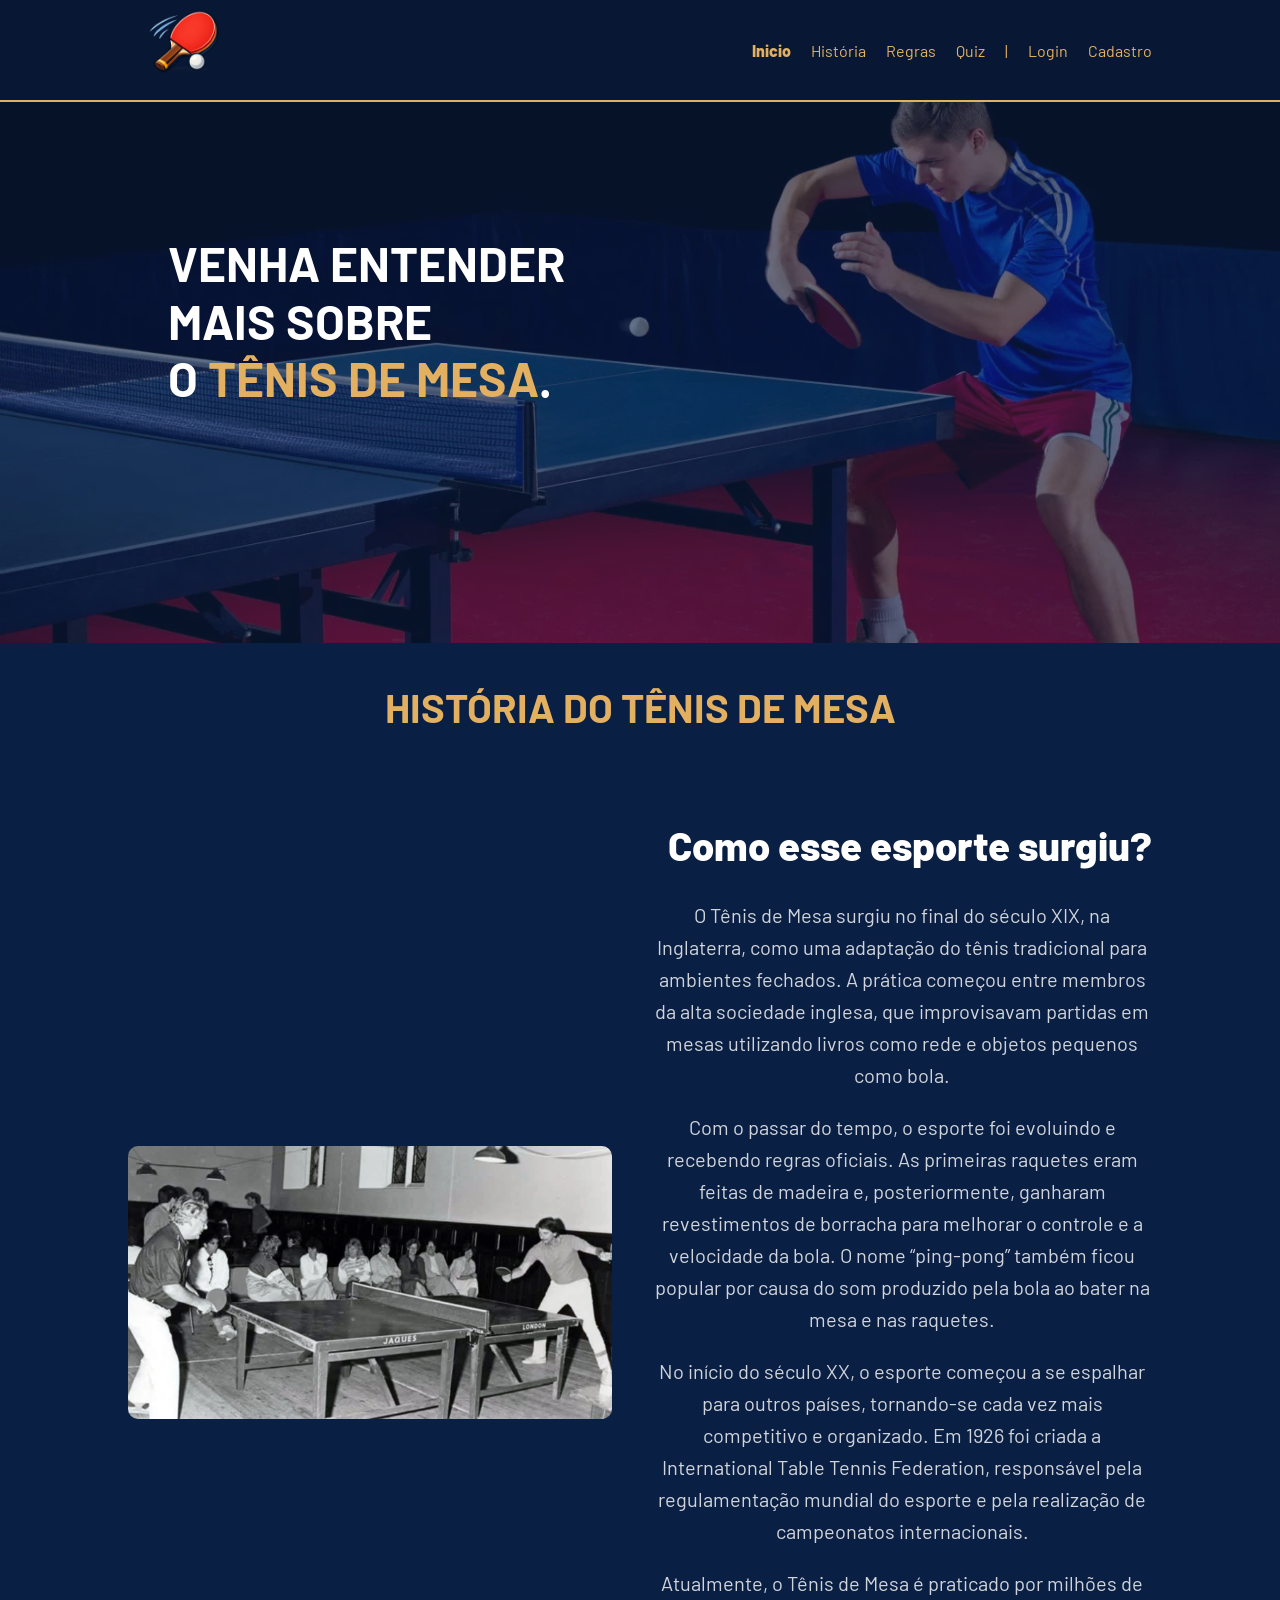
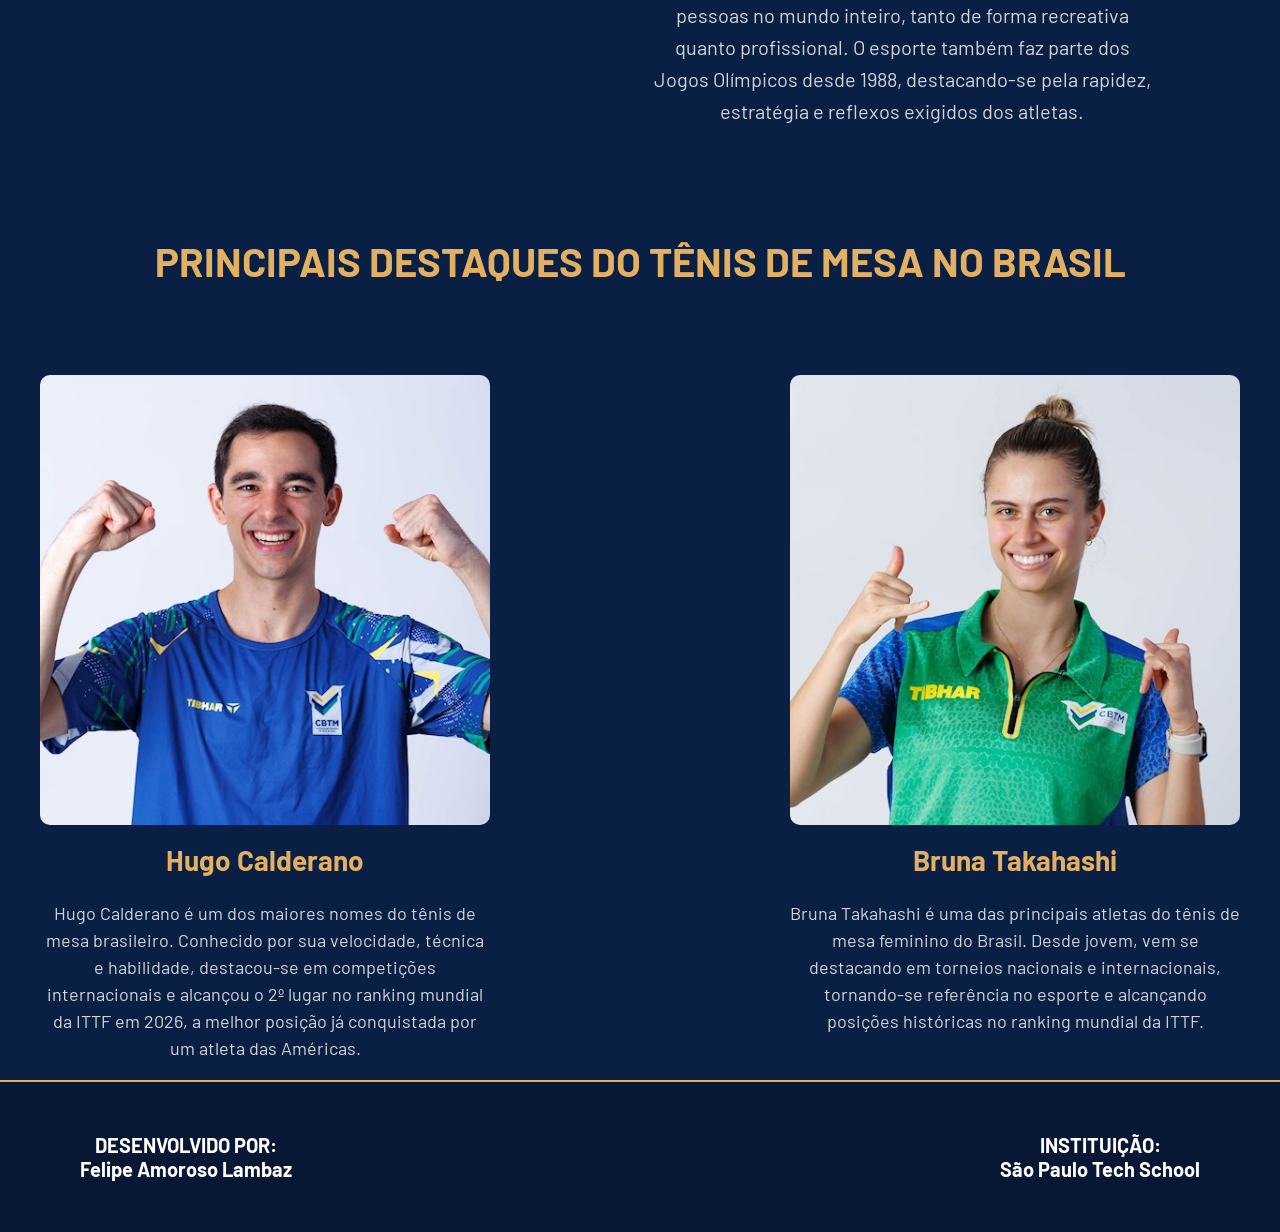
<file: public/index.html>
<!DOCTYPE html>
<html lang="pt-br">

<head>
  <meta charset="UTF-8">
  <meta http-equiv="X-UA-Compatible" content="IE=edge">
  <meta name="viewport" content="width=device-width, initial-scale=1.0">

  <title>Top Spin Hub</title>

  <script src="./js/sessao.js"></script>

  <link rel="stylesheet" href="./css/estilo.css">

</head>

<body>

  <div class="header">

    <div class="container">

      <div class="boxes">

        <div class="box">

          <a href="#">
            <img src="./assets/imgs/logo.png" alt="Logo Top Spin Hub">
          </a>

        </div>

      </div>

      <div class="container_bt">

        <ul class="navbar">

          <li class="agora">
            <a href="#">Inicio</a>
          </li>

          <li>
            <a href="#historia">História</a>
          </li>

          <li>
            <a href="regras.html">Regras</a>
          </li>

          <li>
            <a href="quiz.html">Quiz</a>
          </li>

          <li>|</li>

          <li>
            <a href="login.html">Login</a>
          </li>

          <li>
            <a href="cadastro.html">Cadastro</a>
          </li>

        </ul>

      </div>

    </div>

  </div>

  <div class="banner">

    <div class="container">

      <p>
        VENHA ENTENDER MAIS SOBRE <br>
        O <span>TÊNIS DE MESA</span>.
      </p>

    </div>

  </div>


  <div class="titulo_historia">

    <p>HISTÓRIA DO TÊNIS DE MESA</p>

  </div>

  <div class="toda_historia" id="historia">

    <div class="foto_historia">

      <img src="./assets/imgs/historia-do-tenis-de-mesa.jpg" alt="História do tênis de mesa">

    </div>

    <div class="textos">

      <div class="surgiu">
        Como esse esporte surgiu?
      </div>

      <div class="historia">

        <p>
          O Tênis de Mesa surgiu no final do século XIX, na Inglaterra, como uma adaptação do tênis tradicional para
          ambientes fechados. A prática começou entre membros da alta sociedade inglesa, que improvisavam partidas em
          mesas utilizando livros como rede e objetos pequenos como bola.
        </p>

        <p>
          Com o passar do tempo, o esporte foi evoluindo e recebendo regras oficiais. As primeiras raquetes eram feitas
          de madeira e, posteriormente, ganharam revestimentos de borracha para melhorar o controle e a velocidade da
          bola. O nome “ping-pong” também ficou popular por causa do som produzido pela bola ao bater na mesa e nas
          raquetes.
        </p>

        <p>
          No início do século XX, o esporte começou a se espalhar para outros países, tornando-se cada vez mais
          competitivo e organizado. Em 1926 foi criada a International Table Tennis Federation, responsável pela
          regulamentação mundial do esporte e pela realização de campeonatos internacionais.
        </p>

        <p>
          Atualmente, o Tênis de Mesa é praticado por milhões de pessoas no mundo inteiro, tanto de forma recreativa
          quanto profissional. O esporte também faz parte dos Jogos Olímpicos desde 1988, destacando-se pela rapidez,
          estratégia e reflexos exigidos dos atletas.
        </p>

      </div>

    </div>

  </div>

  <div class="titulo_destaques">

    <p>PRINCIPAIS DESTAQUES DO TÊNIS DE MESA NO BRASIL</p>

  </div>

  <div class="destaques_container">

    <div class="card_atleta">

      <div class="imagem_atletas">

        <img src="./assets/imgs/fotoHugoCalderano.jpg" alt="Hugo Calderano">

      </div>

      <div class="texto_atletas">

        <h2>Hugo Calderano</h2>

        <p>
          Hugo Calderano é um dos maiores nomes do tênis de mesa brasileiro. Conhecido por sua velocidade, técnica e
          habilidade, destacou-se em competições internacionais e alcançou o 2º lugar no ranking mundial da ITTF em
          2026, a melhor posição já conquistada por um atleta das Américas.
        </p>

      </div>

    </div>

    <div class="card_atleta">

      <div class="imagem_atletas">

        <img src="./assets/imgs/fotoBrunaTakahashi.jpg" alt="Bruna Takahashi">

      </div>

      <div class="texto_atletas">

        <h2>Bruna Takahashi</h2>

        <p>
          Bruna Takahashi é uma das principais atletas do tênis de mesa feminino do Brasil. Desde jovem, vem se
          destacando em torneios nacionais e internacionais, tornando-se referência no esporte e alcançando posições
          históricas no ranking mundial da ITTF.
        </p>

      </div>

    </div>

  </div>

  <footer class="footer">

    <div class="footer-container">

      DESENVOLVIDO POR: <br>
      Felipe Amoroso Lambaz

    </div>

    <div class="footer-container">

      INSTITUIÇÃO: <br>
      São Paulo Tech School

    </div>

  </footer>

</body>

</html>
</file>
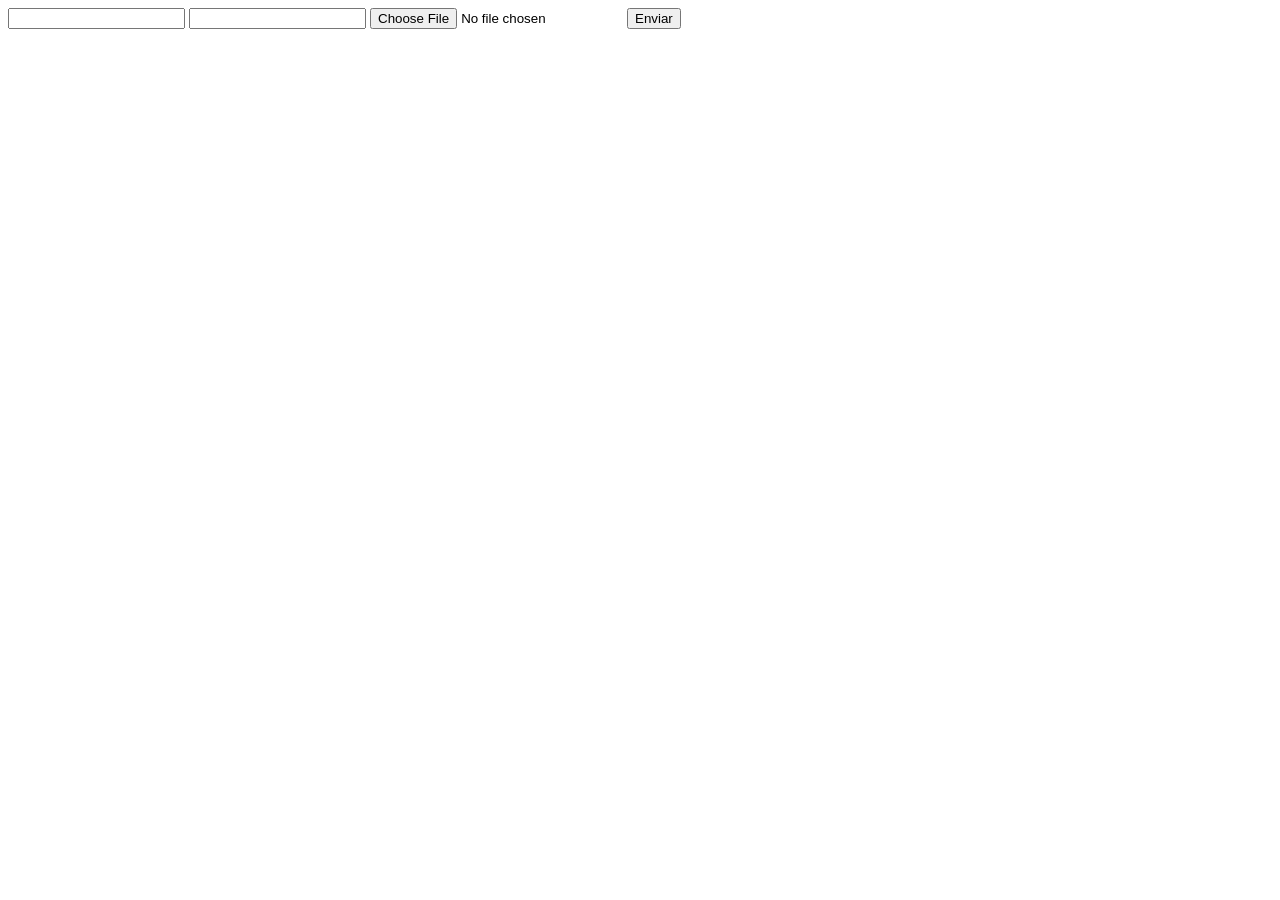
<file: DOCUMENTOS_DE_APOIO/exemplo_de_upload_de_arquivo/public/index.html>
<!DOCTYPE html>
<html lang="en">

<head>
  <meta charset="UTF-8">
  <meta http-equiv="X-UA-Compatible" content="IE=edge">
  <meta name="viewport" content="width=device-width, initial-scale=1.0">
  <title>Upload</title>
</head>

<body>

  <div>
    <input name="nome" id="nome" type="text" />
    <input name="email" id="email" type="url" />
    <input name="foto" id="foto" type="file" />
    <button onclick="enviar()">Enviar</button>
  </div>

  <div id="container"></div>
</body>

</html>

<script>
  function enviar() {
    const formData = new FormData();
    formData.append('foto', foto.files[0])
    formData.append('nome', nome.value)
    formData.append('email', email.value)

    fetch("/usuarios/cadastro", {
      method: "POST",
      body: formData
    })
      .then(res => {
        window.location = "./perfil.html"
      })
      .catch(err => {
        console.log(err);
      })
  }
</script>
</file>
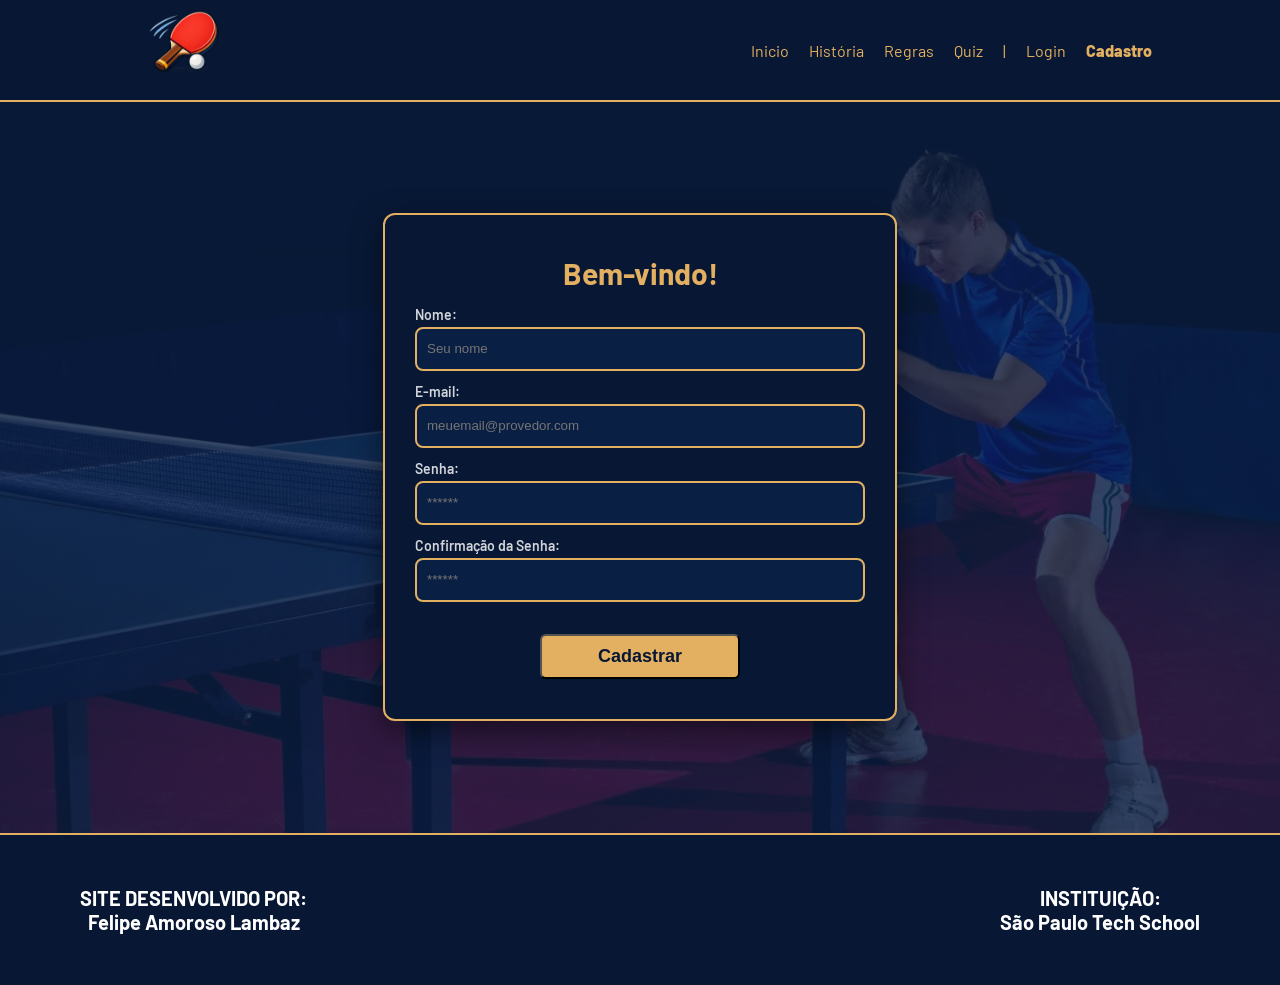
<file: public/cadastro.html>
<!DOCTYPE html>
<html lang="pt-br">

<head>
  <meta charset="UTF-8" />
  <meta http-equiv="X-UA-Compatible" content="IE=edge" />
  <meta name="viewport" content="width=device-width, initial-scale=1.0" />

  <title>Top Spin Hub | Cadastro</title>

  <script src="./js/sessao.js"></script>

  <link rel="stylesheet" href="./css/estilo.css" />
</head>

<body>

  <div class="header">
    <div class="container">

      <div class="boxes">
        <div class="box">
          <a href="index.html">
            <img src="./assets/imgs/logo.png">
          </a>
        </div>
      </div>

      <div class="container_bt">
        <ul class="navbar">

          <li>
            <a href="index.html">Inicio</a>
          </li>

          <li>
            <a href="index.html#historia">História</a>
          </li>

          <li>
            <a href="regras.html">Regras</a>
          </li>

          <li>
            <a href="quiz.html">Quiz</a>
          </li>

          <li>|</li>

          <li>
            <a href="login.html">Login</a>
          </li>

          <li class="agora">
            <a href="cadastro.html">Cadastro</a>
          </li>

        </ul>
      </div>

    </div>
  </div>

  <div class="login">

    <div class="alerta_erro">
      <div class="card_erro" id="cardErro">
        <span id="mensagem_erro"></span>
      </div>
    </div>

    <div class="container">

      <div class="card card-cadastro">

        <h2>Bem-vindo!</h2>

        <div class="formulario">

          <div class="campo">
            <span>Nome:</span>
            <input id="nome_input" type="text" placeholder="Seu nome" />
          </div>

          <div class="campo">
            <span>E-mail:</span>
            <input id="email_input" type="text" placeholder="meuemail@provedor.com" />
          </div>

          <div class="campo">
            <span>Senha:</span>
            <input id="senha_input" type="password" placeholder="******" />
          </div>

          <div class="campo">
            <span>Confirmação da Senha:</span>
            <input id="confirmacao_senha_input" type="password" placeholder="******" />
          </div>

          <button class="botao" onclick="cadastrar()">
            Cadastrar
          </button>

        </div>

        <div id="div_aguardar" class="loading-div">
          <img src="./assets/circle-loading.gif" id="loading-gif" />
        </div>

        <div id="div_erros_login"></div>

      </div>

    </div>

  </div>



  <footer class="footer">

    <div class="footer-container">
      SITE DESENVOLVIDO POR: <br>
      Felipe Amoroso Lambaz
    </div>

    <div class="footer-container">
      INSTITUIÇÃO: <br>
      São Paulo Tech School
    </div>

  </footer>

</body>

</html>

<script>

  function cadastrar() {

    // aguardar();

    // pegando os valores digitados nos inputs
    var nomeVar = nome_input.value;
    var emailVar = email_input.value;
    var senhaVar = senha_input.value;
    var confirmacaoSenhaVar = confirmacao_senha_input.value;

    // vetor com os valores
    var vt_campos = [nomeVar, emailVar, senhaVar, confirmacaoSenhaVar];

    // se algum campo estiver vazio
    for (var i = 0; i < vt_campos.length; i++) {

      if (vt_campos[i] == "") {

        cardErro.style.display = "block";
        mensagem_erro.innerHTML = "Preencha todos os campos!";
        return false;
      }
    }

    // validação de email
    if (!emailVar.includes("@") || !emailVar.includes(".")) {

      cardErro.style.display = "block";
      mensagem_erro.innerHTML = "E-mail inválido!";
      return false;
    }

    // validação de senha
    if (senhaVar != confirmacaoSenhaVar) {

      cardErro.style.display = "block";
      mensagem_erro.innerHTML = "As senhas não coincidem!";
      return false;
    }

    // sumir mensagem de erro
    // executa apenas uma vez após 5 segundos
    setTimeout(sumirMensagem, 5000);

    // envio de dados para o servidor
    fetch("/usuarios/cadastrar", {

      method: "POST",

      headers: {
        "Content-Type": "application/json",
      },

      body: JSON.stringify({

        // crie um atributo que recebe o valor recuperado aqui
        // Agora vá para o arquivo routes/usuario.js

        nomeServer: nomeVar,
        emailServer: emailVar,
        senhaServer: senhaVar

      }),

    })

      .then(function (resposta) {

        console.log("resposta: ", resposta);

        if (resposta.ok) {

          // mostra mensagem de sucesso
          cardErro.style.display = "block";
          mensagem_erro.innerHTML =
            "Cadastro realizado com sucesso! Redirecionando para tela de Login...";

          // limpa os campos do formulário
          nome_input.value = "";
          email_input.value = "";
          senha_input.value = "";
          confirmacao_senha_input.value = "";

          // redireciona para login
          setTimeout(() => {
            window.location = "login.html";
          }, 2000);

        } else {

          throw "Houve um erro ao tentar realizar o cadastro!";
        }

      })

      .catch(function (erro) {

        console.log(`#ERRO: ${erro}`);
      });

    return false;

    function sumirMensagem() {

      cardErro.style.display = "none";
    }
  }

</script>
</file>
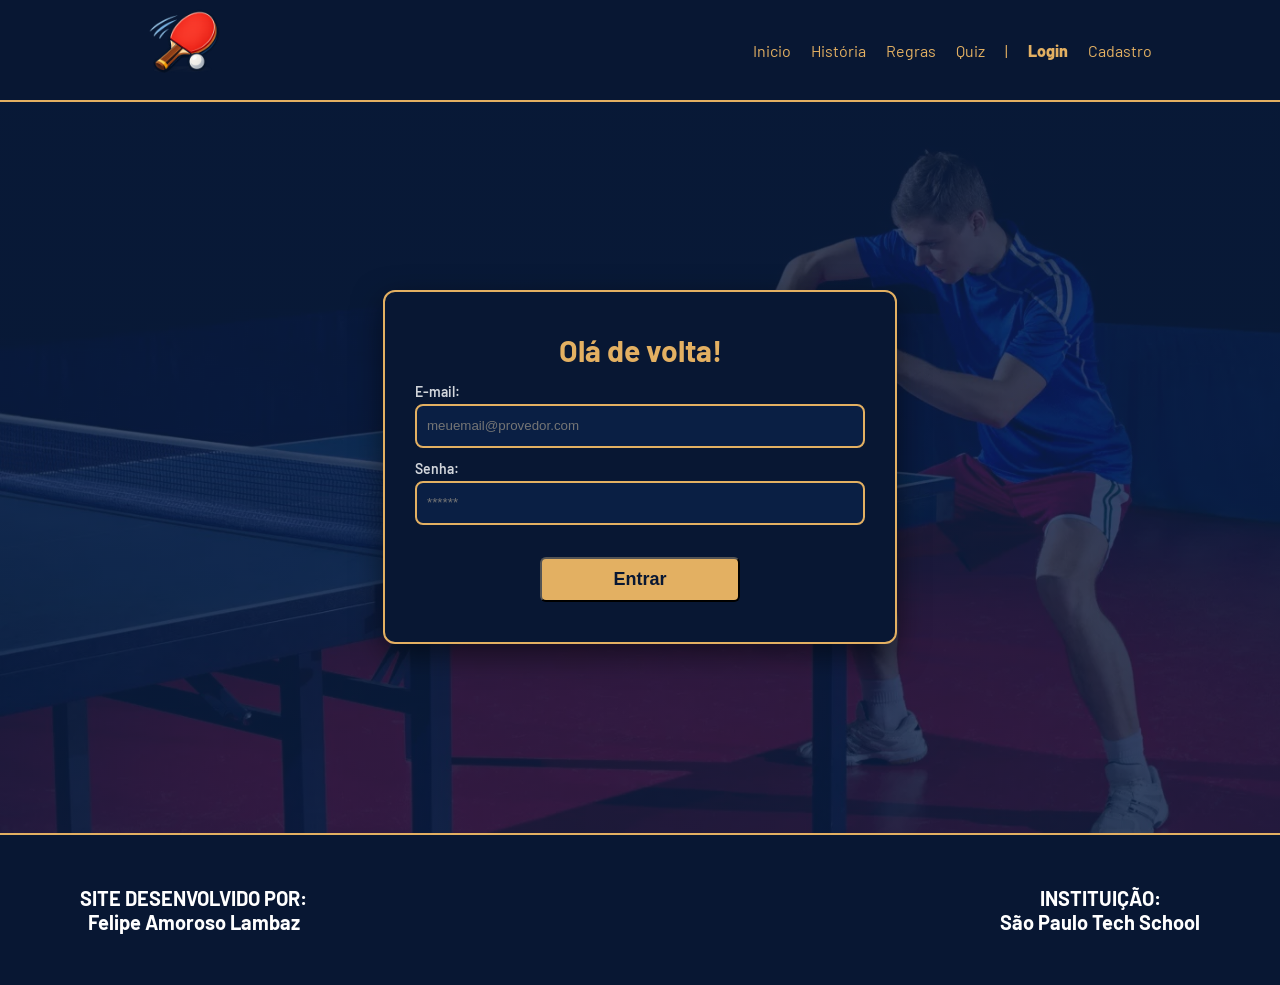
<file: public/login.html>
<!DOCTYPE html>
<html lang="pt-br">

<head>

  <meta charset="UTF-8">
  <meta http-equiv="X-UA-Compatible" content="IE=edge">
  <meta name="viewport" content="width=device-width, initial-scale=1.0">

  <title>Top Spin Hub | Login</title>

  <script src="./js/sessao.js"></script>

  <link rel="stylesheet" href="./css/estilo.css">

</head>

<body>

  <div class="header">

    <div class="container">

      <div class="boxes">
        <div class="box">
          <a href="index.html">
            <img src="./assets/imgs/logo.png">
          </a>
        </div>
      </div>

      <div class="container_bt">

        <ul class="navbar">

          <li><a href="index.html">Inicio</a></li>
          <li><a href="index.html#historia">História</a></li>
          <li><a href="regras.html">Regras</a></li>
          <li><a href="quiz.html">Quiz</a></li>

          <li>|</li>

          <li class="agora"><a href="login.html">Login</a></li>
          <li><a href="cadastro.html">Cadastro</a></li>

        </ul>

      </div>

    </div>

  </div>

  <div class="login">

    <div class="alerta_erro">
      <div class="card_erro" id="cardErro" style="display:none;">
        <span id="mensagem_erro"></span>
      </div>
    </div>

    <div class="container">

      <div class="card card-login">

        <h2>Olá de volta!</h2>

        <div class="formulario">

          <div class="campo">
            <span>E-mail:</span>
            <input id="email_input" type="text" placeholder="meuemail@provedor.com">
          </div>

          <div class="campo">
            <span>Senha:</span>
            <input id="senha_input" type="password" placeholder="******">
          </div>

          <button class="botao" onclick="entrar()">
            Entrar
          </button>

        </div>

        <div id="div_aguardar" class="loading-div" style="display:none;">
          <img src="./assets/circle-loading.gif">
        </div>

      </div>

    </div>

  </div>

  <footer class="footer">

    <div class="footer-container">
      SITE DESENVOLVIDO POR: <br>
      Felipe Amoroso Lambaz
    </div>

    <div class="footer-container">
      INSTITUIÇÃO: <br>
      São Paulo Tech School
    </div>

  </footer>

</body>

</html>

<script>

function entrar() {

  var emailVar = email_input.value;
  var senhaVar = senha_input.value;

  // validação
  if (!emailVar || !senhaVar) {
    mostrarErro("Preencha todos os campos!");
  }

  if (!emailVar.includes("@") || !emailVar.includes(".")) {
    mostrarErro("E-mail inválido!");
  }

  // loading
  div_aguardar.style.display = "block";

  fetch("/usuarios/autenticar", {
    method: "POST",
    headers: {
      "Content-Type": "application/json"
    },
    body: JSON.stringify({
      emailServer: emailVar,
      senhaServer: senhaVar
    })
  })

  .then(function (resposta) {

    if (resposta.ok) {
      return resposta.json();
    } else {
      throw "Erro no login";
    }

  })

  .then(function (json) {

    console.log("Usuário logado:", json);

    // sessão
    sessionStorage.EMAIL_USUARIO = json.email;
    sessionStorage.NOME_USUARIO = json.nome;
    sessionStorage.ID_USUARIO = json.id;

    // redirecionamento
    setTimeout(function () {
      window.location = "./quiz.html";
    }, 1000);

  })

  .catch(function (erro) {

    console.log(erro);
    mostrarErro("E-mail ou senha inválidos!");

  })

  .finally(function () {
    div_aguardar.style.display = "none";
  });

}


// função de erro
function mostrarErro(msg) {
  cardErro.style.display = "block";
  mensagem_erro.innerHTML = msg;

  setTimeout(() => {
    cardErro.style.display = "none";
  }, 4000);
}

</script>
</file>
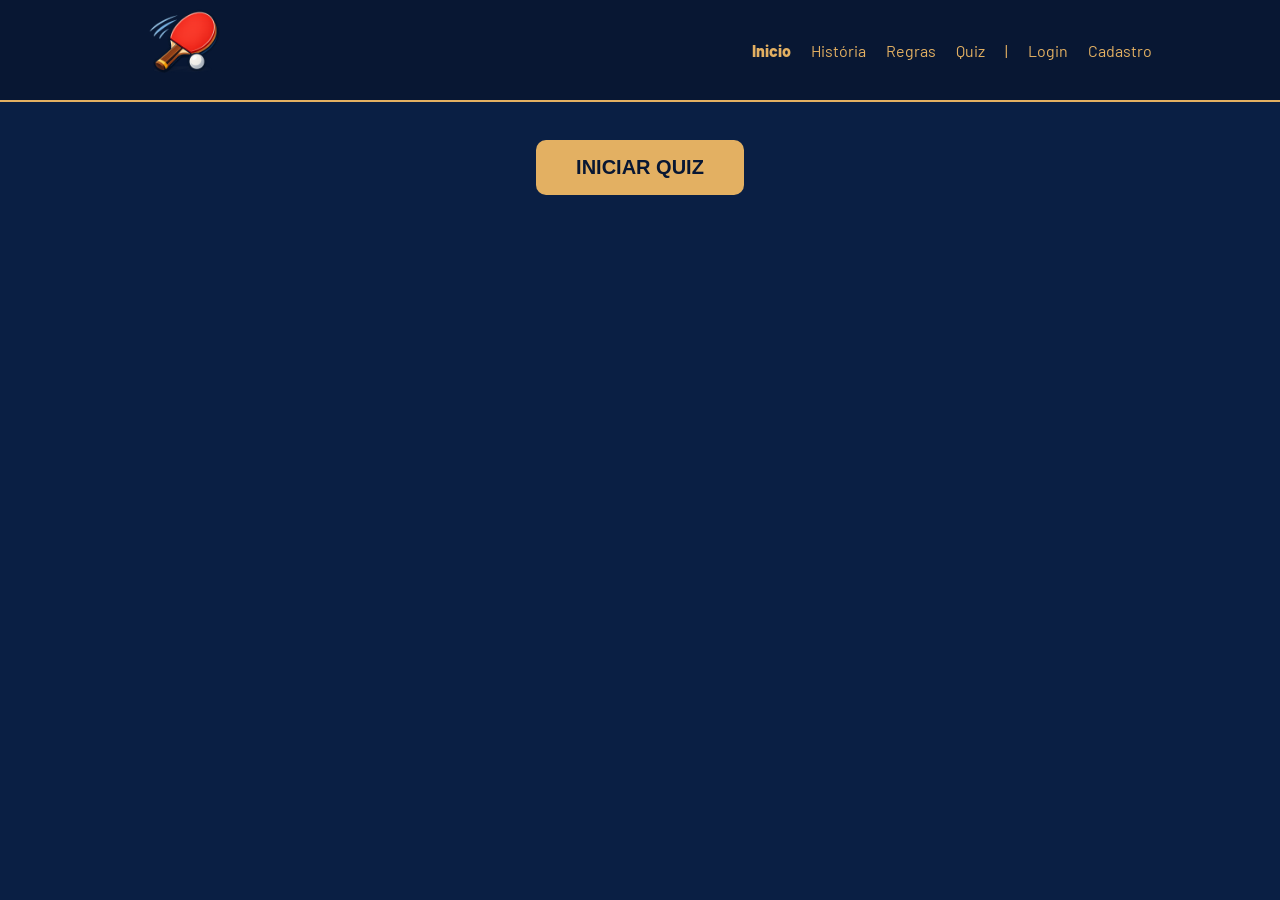
<file: public/quiz.html>
<!DOCTYPE html>
<html lang="pt-br">

<head>
    <meta charset="UTF-8">
    <meta http-equiv="X-UA-Compatible" content="IE=edge">
    <meta name="viewport" content="width=device-width, initial-scale=1.0">

    <title>Top Spin Hub | Quiz</title>

    <script src="./js/sessao.js"></script>
    <link rel="stylesheet" href="./css/estilo.css">
</head>

<body onload="onloadEsconder()">

    <div class="header">

        <div class="container">

            <div class="boxes">

                <div class="box">

                    <a href="#">
                        <img src="./assets/imgs/logo.png" alt="Logo Top Spin Hub">
                    </a>

                </div>

            </div>

            <div class="container_bt">

                <ul class="navbar">

                    <li class="agora">
                        <a href="index.html">Inicio</a>
                    </li>

                    <li>
                        <a href="index.html">História</a>
                    </li>

                    <li>
                        <a href="regras.html">Regras</a>
                    </li>

                    <li>
                        <a href="quiz.html">Quiz</a>
                    </li>

                    <li>|</li>

                    <li>
                        <a href="login.html">Login</a>
                    </li>

                    <li>
                        <a href="cadastro.html">Cadastro</a>
                    </li>

                </ul>

            </div>

        </div>

    </div>

    <div id="pontuacaoEJogo">

        <button id="btnIniciarQuiz" onclick="iniciarQuiz()">INICIAR QUIZ</button>

        <div id="pontuacao">
            <div id="pontuacaoDuranteJogo">
                <span>Acertos: <span id="spanCertas">0</span></span>
                <span>Erros: <span id="spanErradas">0</span></span>
            </div>

            <div id="pontuacaoFinalJogo">
                <span>Pontuação Final: <span id="spanPontuacaoFinal">0</span></span>
                <span id="msgFinal"></span>
            </div>
        </div>

        <div id="jogo">

            <div id="infoQuestao">
                <span>
                    Questão: <span id="spanNumeroDaQuestaoAtual"></span>
                    de <span id="qtdQuestoes"></span>
                </span>
            </div>

            <div id="perguntaDaQuestaoAtual">
                <span id="spanQuestaoExibida"></span>
            </div>

            <div id="opcoes">

                <span>
                    <input type="radio" id="primeiraOpcao" name="option" value="alternativaA">
                    <label for="primeiraOpcao" id="labelOpcaoUm"></label>
                </span>

                <span>
                    <input type="radio" id="segundaOpcao" name="option" value="alternativaB">
                    <label for="segundaOpcao" id="labelOpcaoDois"></label>
                </span>

                <span>
                    <input type="radio" id="terceiraOpcao" name="option" value="alternativaC">
                    <label for="terceiraOpcao" id="labelOpcaoTres"></label>
                </span>

                <span>
                    <input type="radio" id="quartaOpcao" name="option" value="alternativaD">
                    <label for="quartaOpcao" id="labelOpcaoQuatro"></label>
                </span>

            </div>

            <div id="botoes">
                <button onclick="submeter()" id="btnSubmeter">Submeter</button>
                <button onclick="avancar()" id="btnProx" disabled>Próxima</button>
                <button onclick="tentarNovamente()" id="btnTentarNovamente" disabled>Tentar novamente</button>
            </div>

        </div>

    </div>

</body>

</html>

<script>
    const listaDeQuestoes = [
        {
            pergunta: "Qual país é considerado o berço do tênis de mesa?",
            alternativaA: "Brasil",
            alternativaB: "China",
            alternativaC: "Inglaterra",
            alternativaD: "Japão",
            alternativaCorreta: "alternativaC"
        },
        {
            pergunta: "Qual é o número mínimo de pontos para vencer um set no tênis de mesa?",
            alternativaA: "11 pontos",
            alternativaB: "15 pontos",
            alternativaC: "21 pontos",
            alternativaD: "10 pontos",
            alternativaCorreta: "alternativaA"
        },
        {
            pergunta: "Qual destes jogadores é um grande nome do tênis de mesa brasileiro?",
            alternativaA: "Neymar",
            alternativaB: "Oscar Schmidt",
            alternativaC: "Gustavo Kuerten",
            alternativaD: "Hugo Calderano",
            alternativaCorreta: "alternativaD"
        },
        {
            pergunta: "Como também é conhecido o tênis de mesa?",
            alternativaA: "Ping Pong",
            alternativaB: "Mini Tennis",
            alternativaC: "Fast Ball",
            alternativaD: "Table Ball",
            alternativaCorreta: "alternativaA"
        },
        {
            pergunta: "Qual país domina historicamente o tênis de mesa mundial?",
            alternativaA: "Argentina",
            alternativaB: "Alemanha",
            alternativaC: "China",
            alternativaD: "Canadá",
            alternativaCorreta: "alternativaC"
        },
        {
            pergunta: "Quantos centímetros no mínimo a bola tem que ser lançada na hora do saque?",
            alternativaA: "13cm",
            alternativaB: "14cm",
            alternativaC: "15cm",
            alternativaD: "16cm",
            alternativaCorreta: "alternativaD"
        },
        {
            pergunta: "Em competições oficiais, quantos sets são disputados em uma partida padrão?",
            alternativaA: "Melhor de 3",
            alternativaB: "Melhor de 5",
            alternativaC: "Melhor de 7",
            alternativaD: "Melhor de 9",
            alternativaCorreta: "alternativaC"
        },
        {
            pergunta: "Após quantos pontos o saque deve ser alternado entre os jogadores?",
            alternativaA: "A cada 1 ponto",
            alternativaB: "A cada 2 pontos",
            alternativaC: "A cada 3 pontos",
            alternativaD: "A cada 5 pontos",
            alternativaCorreta: "alternativaB"
        },
        {
            pergunta: "O que acontece quando o set chega a 10 a 10 (deuce) no tênis de mesa?",
            alternativaA: "O jogo acaba empatado",
            alternativaB: "Quem fizer o próximo ponto vence",
            alternativaC: "O jogador precisa abrir 2 pontos de vantagem para vencer",
            alternativaD: "Disputa-se um novo set",
            alternativaCorreta: "alternativaC"
        },
        {
            pergunta: "Qual entidade é responsável por organizar o tênis de mesa mundial?",
            alternativaA: "FIFA",
            alternativaB: "ITTF",
            alternativaC: "COB",
            alternativaD: "ATP",
            alternativaCorreta: "alternativaB"
        }
    ];

    let idTentativa = null;
    let numeroDaQuestaoAtual = 0;
    let pontuacaoFinal = 0;
    let certas = 0;
    let erradas = 0;
    let quantidadeDeQuestoes = listaDeQuestoes.length;

    function onloadEsconder() {
        pontuacao.style.display = "none";
        jogo.style.display = "none";
    }

    function iniciarQuiz() {
        fetch("/tentativas/criar", {
            method: "POST",
            headers: {
                "Content-Type": "application/json"
            },
            body: JSON.stringify({
                fkUsuario: sessionStorage.ID_USUARIO
            })
        })
            .then(res => res.json())
            .then(dados => {
                idTentativa = dados.insertId || dados.id || null;
                iniciarInterfaceQuiz();
            });
    }

    function iniciarInterfaceQuiz() {
        pontuacao.style.display = "flex";
        jogo.style.display = "flex";
        btnIniciarQuiz.style.display = "none";

        qtdQuestoes.innerHTML = quantidadeDeQuestoes;

        preencherHTMLcomQuestaoAtual(0);

        btnSubmeter.disabled = false;
        btnProx.disabled = true;
        btnTentarNovamente.disabled = true;
    }

    function preencherHTMLcomQuestaoAtual(index) {
        habilitarAlternativas(true);

        const questaoAtual = listaDeQuestoes[index];
        numeroDaQuestaoAtual = index;

        spanNumeroDaQuestaoAtual.innerHTML = index + 1;
        spanQuestaoExibida.innerHTML = questaoAtual.pergunta;
        labelOpcaoUm.innerHTML = questaoAtual.alternativaA;
        labelOpcaoDois.innerHTML = questaoAtual.alternativaB;
        labelOpcaoTres.innerHTML = questaoAtual.alternativaC;
        labelOpcaoQuatro.innerHTML = questaoAtual.alternativaD;
    }

    function submeter() {
        const options = document.getElementsByName("option");

        let marcada = false;
        for (let i = 0; i < options.length; i++) {
            if (options[i].checked)
                marcada = true;
        }

        if (!marcada) {
            alert("Escolha uma alternativa!");
        } else {
            btnSubmeter.disabled = true;
            btnProx.disabled = false;

            habilitarAlternativas(false);
            checarResposta();
        }
    }

    function habilitarAlternativas(trueOrFalse) {
        let opcaoEscolhida = trueOrFalse ? false : true

        primeiraOpcao.disabled = opcaoEscolhida
        segundaOpcao.disabled = opcaoEscolhida
        terceiraOpcao.disabled = opcaoEscolhida
        quartaOpcao.disabled = opcaoEscolhida
    }

    function avancar() {
        limparCoresBackgroundOpcoes();
        btnProx.disabled = true;
        btnSubmeter.disabled = false;

        desmarcarRadioButtons();

        if (numeroDaQuestaoAtual < quantidadeDeQuestoes) {
            preencherHTMLcomQuestaoAtual(numeroDaQuestaoAtual);
        } else {
            finalizarJogo();
        }
    }

    function tentarNovamente() {
        window.location.reload();
    }

    function checarResposta() {
        const questaoAtual = listaDeQuestoes[numeroDaQuestaoAtual];
        const respostaCorreta = questaoAtual.alternativaCorreta;

        const options = document.getElementsByName("option");
        options.forEach(option => {
            let label = option.labels[0];
            if (option.value === respostaCorreta) {
                label.classList.add("text-success-with-bg");
            }
            if (option.checked && option.value !== respostaCorreta) {
                erradas++;
                spanErradas.innerHTML = erradas;
                label.classList.add("text-danger-with-bg");
            }
            if (option.checked && option.value === respostaCorreta) {
                pontuacaoFinal++;
                certas++;
                spanCertas.innerHTML = certas;
            }
        });
        numeroDaQuestaoAtual++;
    }

    function limparCoresBackgroundOpcoes() {
        const options = document.getElementsByName("option");
        options.forEach(option => {
            let label = option.labels[0];
            label.classList.remove("text-success-with-bg");
            label.classList.remove("text-danger-with-bg");
        });
    }

    function desmarcarRadioButtons() {
        const options = document.getElementsByName("option");
        options.forEach(o => o.checked = false);
    }

    function finalizarJogo() {
        fetch("/resultados/salvar", {
            method: "POST",
            headers: {
                "Content-Type": "application/json"
            },
            body: JSON.stringify({
                fkUsuario: sessionStorage.ID_USUARIO,
                fkTentativa: idTentativa,
                acertos: certas,
                erros: erradas
            })
        });

        const porcentagem = pontuacaoFinal / quantidadeDeQuestoes;
        if (porcentagem <= 0.3) {
            msgFinal.innerHTML = "Precisa melhorar!";
        }
        else if (porcentagem < 0.9) {
            msgFinal.innerHTML = "Bom desempenho!";
        }
        else msgFinal.innerHTML = "Excelente!";

        spanPontuacaoFinal.innerHTML = pontuacaoFinal;

        btnTentarNovamente.disabled = false;

        setTimeout(() => {
            window.location.href = "dashboard/dashboard.html";
        }, 2000);
    }
</script>
</file>
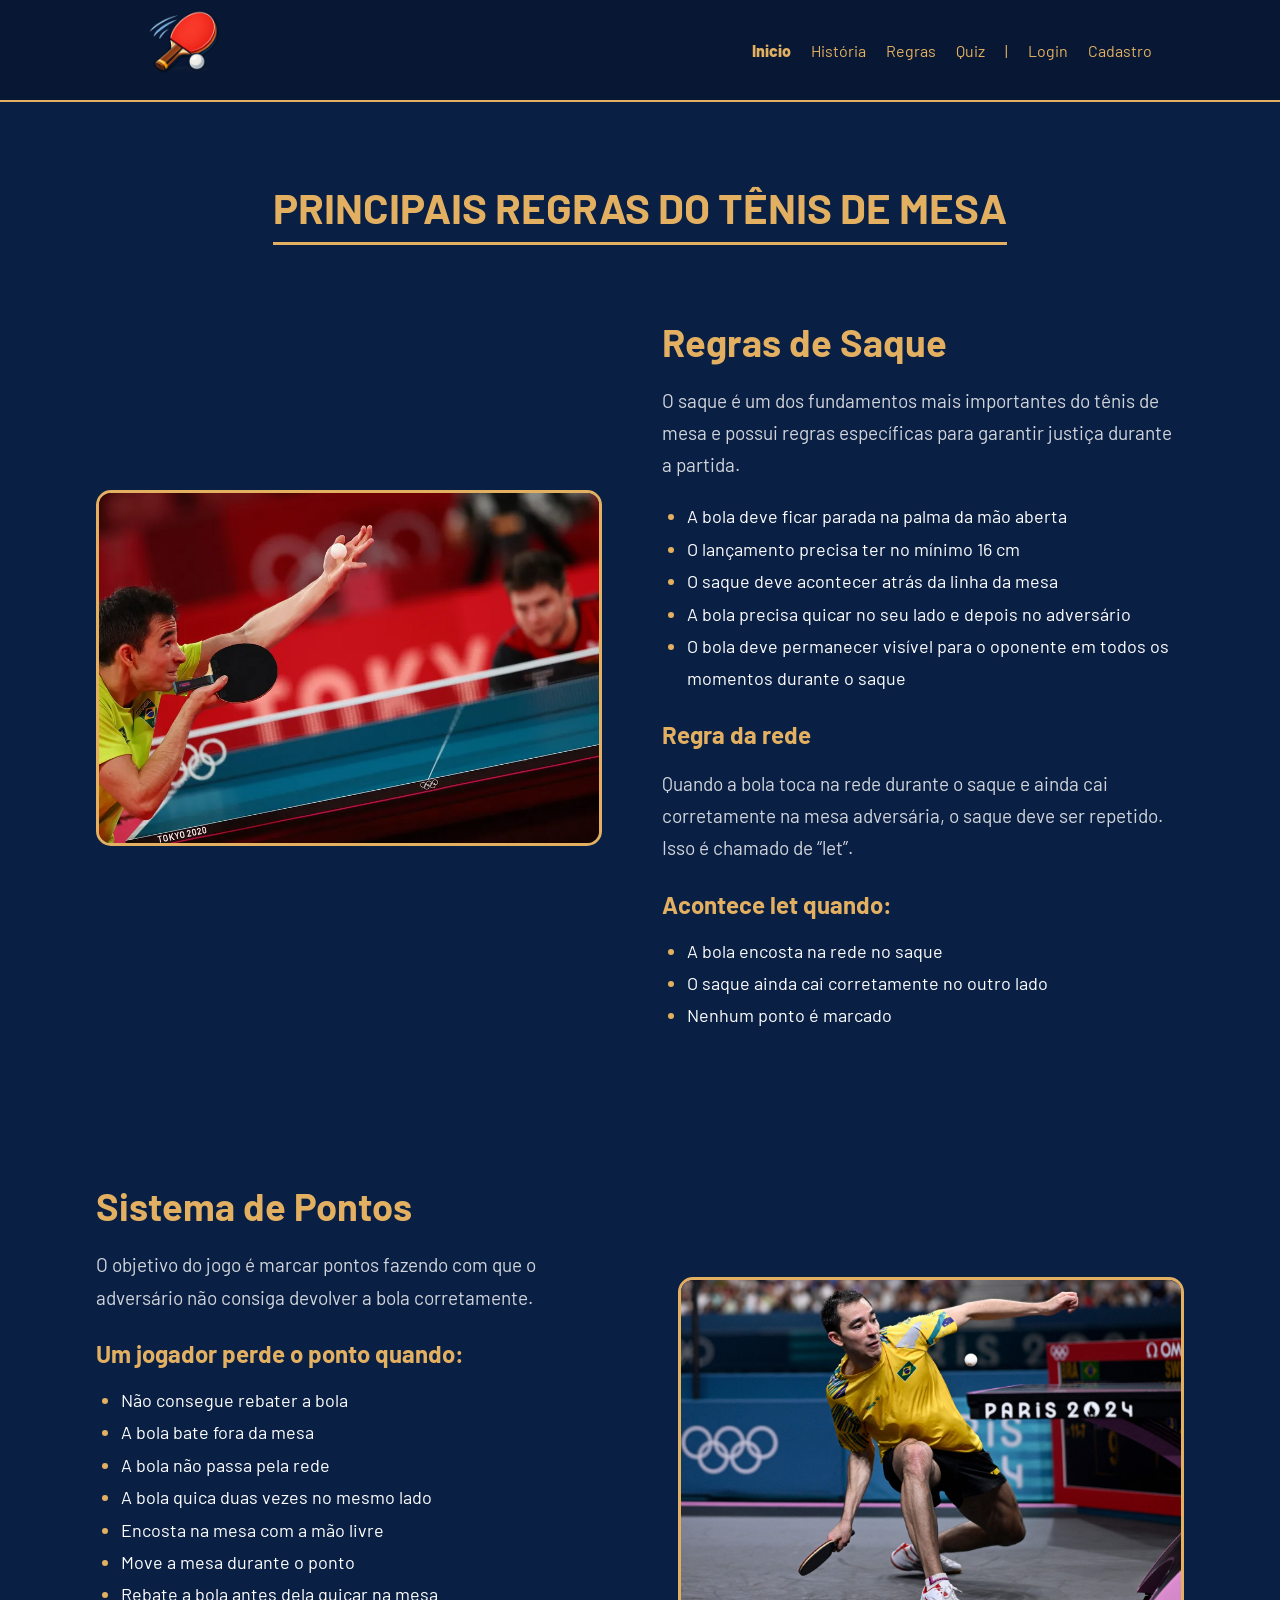
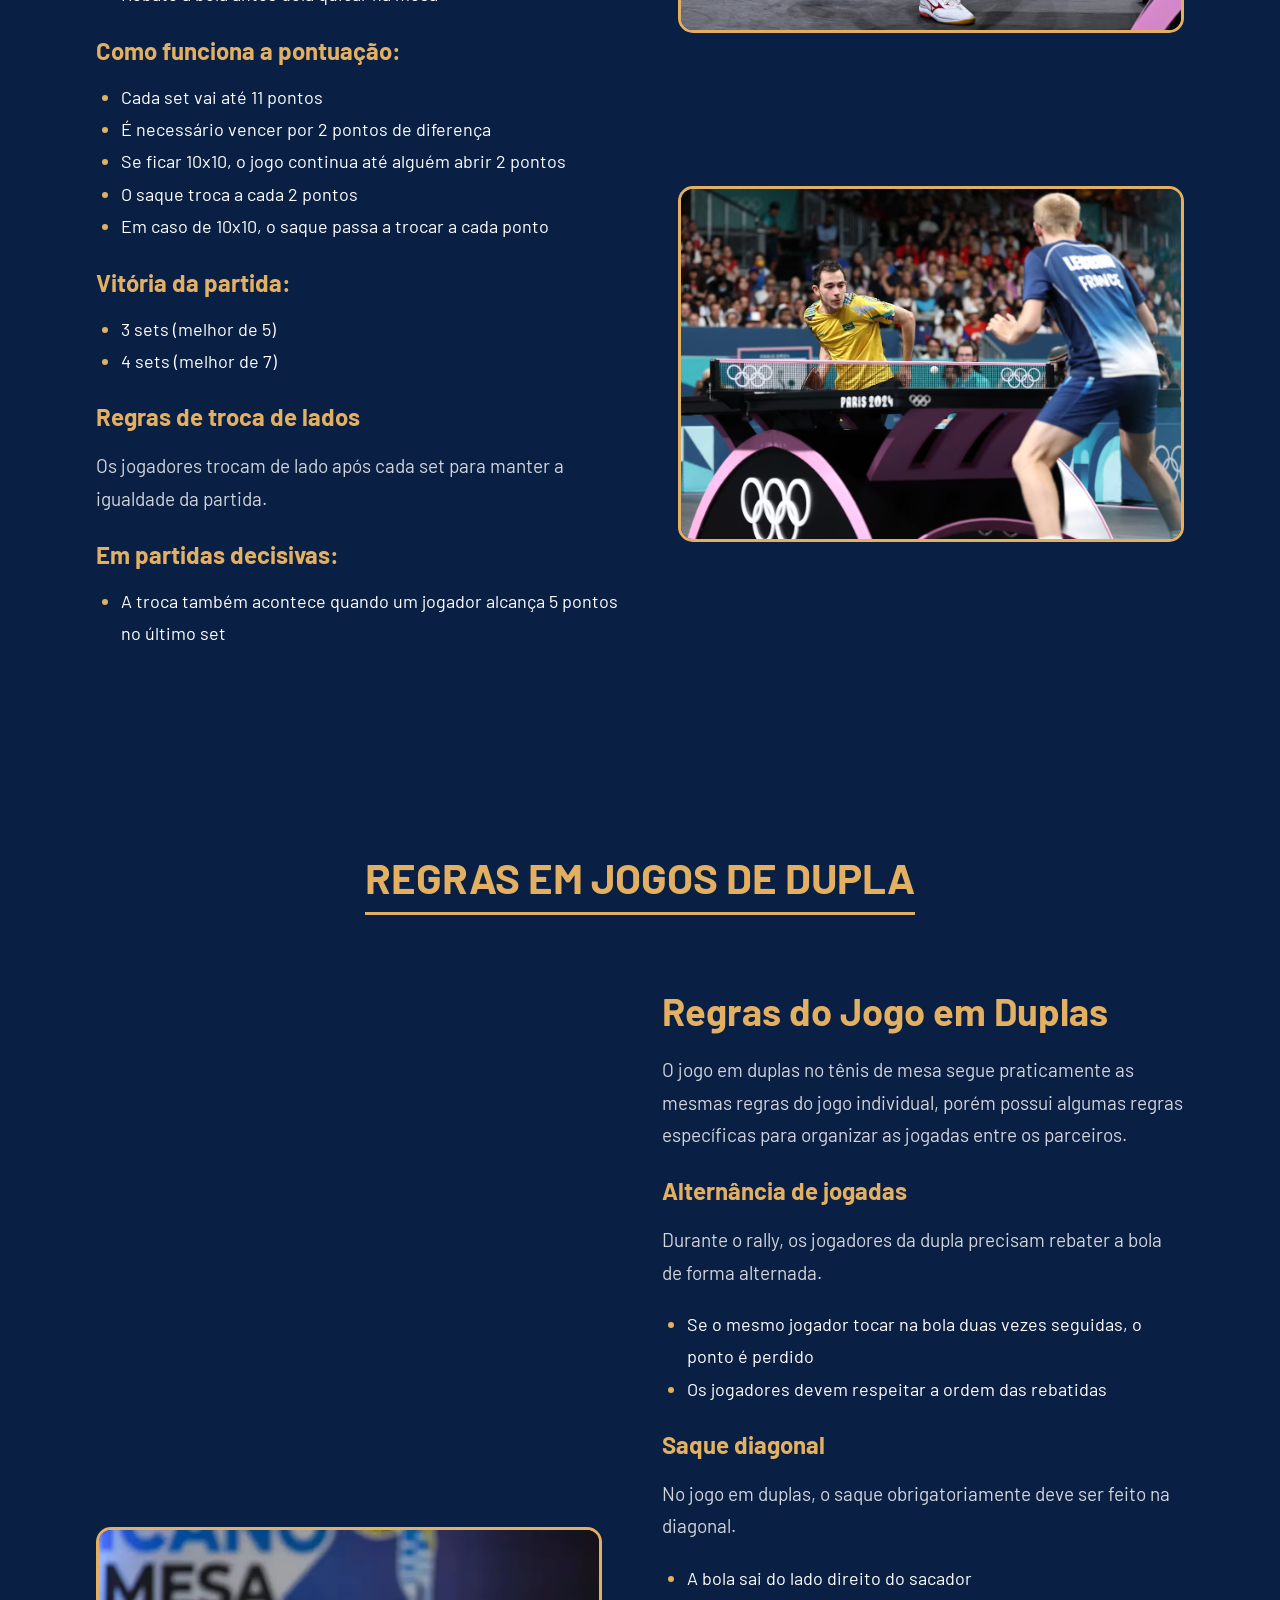
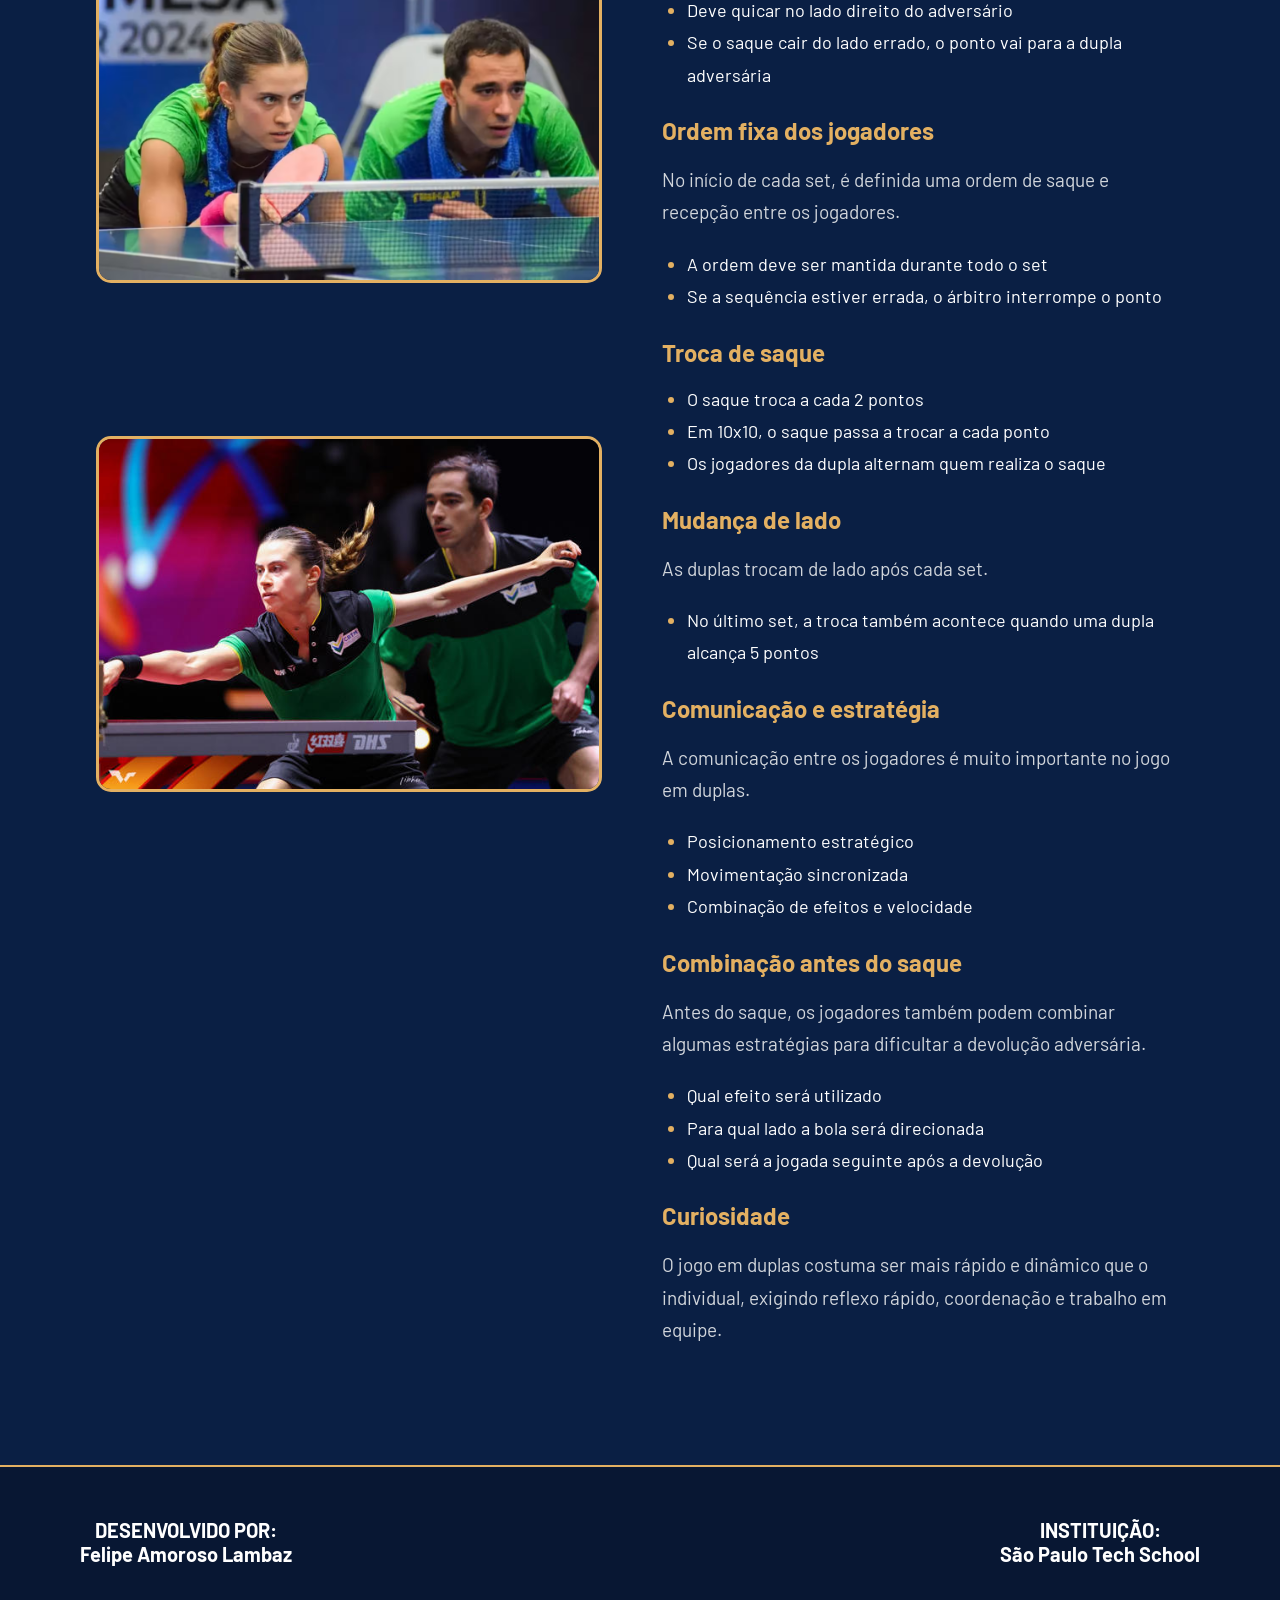
<file: public/regras.html>
<!DOCTYPE html>
<html lang="en">

<head>
  <meta charset="UTF-8">
  <meta http-equiv="X-UA-Compatible" content="IE=edge">
  <meta name="viewport" content="width=device-width, initial-scale=1.0">

  <title>Top Spin Hub | Regras</title>

  <script src="./js/sessao.js"></script>

  <link rel="stylesheet" href="./css/estilo.css">
</head>

<body>

  <div class="header">
    <div class="container">

      <div class="boxes">
        <div class="box">
          <a href="#">
            <img src="./assets/imgs/logo.png">
          </a>
        </div>
      </div>

      <div class="container_bt">
        <ul class="navbar">

          <li class="agora">
            <a href="index.html">Inicio</a>
          </li>

          <li>
            <a href="index.html">História</a>
          </li>

          <li>
            <a href="regras.html">Regras</a>
          </li>

          <li>
            <a href="quiz.html">Quiz</a>
          </li>

          <li>|</li>

          <li>
            <a href="login.html">Login</a>
          </li>

          <li>
            <a href="cadastro.html">Cadastro</a>
          </li>

        </ul>
      </div>

    </div>
  </div>



  <div class="titulo_regras">
    <p>PRINCIPAIS REGRAS DO TÊNIS DE MESA</p>
  </div>


  <div class="regra_container">

    <div class="imagem_regra">
      <img src="./assets/imgs/saque.jpg">
    </div>

    <div class="texto_regra">

      <h2>Regras de Saque</h2>

      <p>
        O saque é um dos fundamentos mais importantes do tênis de mesa
        e possui regras específicas para garantir justiça durante a partida.
      </p>

      <ul>
        <li>A bola deve ficar parada na palma da mão aberta</li>
        <li>O lançamento precisa ter no mínimo 16 cm</li>
        <li>O saque deve acontecer atrás da linha da mesa</li>
        <li>A bola precisa quicar no seu lado e depois no adversário</li>
        <li>O bola deve permanecer visível para o oponente em todos os momentos durante o saque</li>
      </ul>

      <h3>Regra da rede</h3>

      <p>
        Quando a bola toca na rede durante o saque e ainda cai corretamente
        na mesa adversária, o saque deve ser repetido. Isso é chamado de “let”.
      </p>

      <h3>Acontece let quando:</h3>

      <ul>
        <li>A bola encosta na rede no saque</li>
        <li>O saque ainda cai corretamente no outro lado</li>
        <li>Nenhum ponto é marcado</li>
      </ul>

    </div>

  </div>

  <div class="regra_container reverso">

    <div class="imagens_regra">

      <div class="imagem_regra">
        <img src="./assets/imgs/pontos.jpg">
      </div>

      <div class="imagem_regra">
        <img src="./assets/imgs/pontos2.avif">
      </div>

    </div>

    <div class="texto_regra">

      <h2>Sistema de Pontos</h2>

      <p>
        O objetivo do jogo é marcar pontos fazendo com que o adversário
        não consiga devolver a bola corretamente.
      </p>

      <h3>Um jogador perde o ponto quando:</h3>

      <ul>
        <li>Não consegue rebater a bola</li>
        <li>A bola bate fora da mesa</li>
        <li>A bola não passa pela rede</li>
        <li>A bola quica duas vezes no mesmo lado</li>
        <li>Encosta na mesa com a mão livre</li>
        <li>Move a mesa durante o ponto</li>
        <li>Rebate a bola antes dela quicar na mesa</li>
      </ul>

      <h3>Como funciona a pontuação:</h3>

      <ul>
        <li>Cada set vai até 11 pontos</li>
        <li>É necessário vencer por 2 pontos de diferença</li>
        <li>Se ficar 10x10, o jogo continua até alguém abrir 2 pontos</li>
        <li>O saque troca a cada 2 pontos</li>
        <li>Em caso de 10x10, o saque passa a trocar a cada ponto</li>
      </ul>

      <h3>Vitória da partida:</h3>

      <ul>
        <li>3 sets (melhor de 5)</li>
        <li>4 sets (melhor de 7)</li>
      </ul>

      <h3>Regras de troca de lados</h3>

      <p>
        Os jogadores trocam de lado após cada set para manter
        a igualdade da partida.
      </p>

      <h3>Em partidas decisivas:</h3>

      <ul>
        <li>
          A troca também acontece quando um jogador alcança
          5 pontos no último set
        </li>
      </ul>

    </div>

  </div>

  <div class="titulo_regras">
    <p>REGRAS EM JOGOS DE DUPLA</p>
  </div>

  <div class="regra_container">

    <div class="imagens_regra">

      <div class="imagem_regra">
        <img src="./assets/imgs/duplas.avif">
      </div>

      <div class="imagem_regra">
        <img src="./assets/imgs/duplas2.jpg">
      </div>

    </div>

    <div class="texto_regra">

      <h2>Regras do Jogo em Duplas</h2>

      <p>
        O jogo em duplas no tênis de mesa segue praticamente
        as mesmas regras do jogo individual, porém possui
        algumas regras específicas para organizar as jogadas
        entre os parceiros.
      </p>

      <h3>Alternância de jogadas</h3>

      <p>
        Durante o rally, os jogadores da dupla precisam
        rebater a bola de forma alternada.
      </p>

      <ul>
        <li>Se o mesmo jogador tocar na bola duas vezes seguidas, o ponto é perdido</li>
        <li>Os jogadores devem respeitar a ordem das rebatidas</li>
      </ul>

      <h3>Saque diagonal</h3>

      <p>
        No jogo em duplas, o saque obrigatoriamente
        deve ser feito na diagonal.
      </p>

      <ul>
        <li>A bola sai do lado direito do sacador</li>
        <li>Deve quicar no lado direito do adversário</li>
        <li>Se o saque cair do lado errado, o ponto vai para a dupla adversária</li>
      </ul>

      <h3>Ordem fixa dos jogadores</h3>

      <p>
        No início de cada set, é definida uma ordem
        de saque e recepção entre os jogadores.
      </p>

      <ul>
        <li>A ordem deve ser mantida durante todo o set</li>
        <li>Se a sequência estiver errada, o árbitro interrompe o ponto</li>
      </ul>

      <h3>Troca de saque</h3>

      <ul>
        <li>O saque troca a cada 2 pontos</li>
        <li>Em 10x10, o saque passa a trocar a cada ponto</li>
        <li>Os jogadores da dupla alternam quem realiza o saque</li>
      </ul>

      <h3>Mudança de lado</h3>

      <p>
        As duplas trocam de lado após cada set.
      </p>

      <ul>
        <li>
          No último set, a troca também acontece
          quando uma dupla alcança 5 pontos
        </li>
      </ul>

      <h3>Comunicação e estratégia</h3>

      <p>
        A comunicação entre os jogadores é muito importante
        no jogo em duplas.
      </p>

      <ul>
        <li>Posicionamento estratégico</li>
        <li>Movimentação sincronizada</li>
        <li>Combinação de efeitos e velocidade</li>
      </ul>

      <h3>Combinação antes do saque</h3>

      <p>
        Antes do saque, os jogadores também podem combinar
        algumas estratégias para dificultar a devolução adversária.
      </p>

      <ul>
        <li>Qual efeito será utilizado</li>
        <li>Para qual lado a bola será direcionada</li>
        <li>Qual será a jogada seguinte após a devolução</li>
      </ul>

      <h3>Curiosidade</h3>

      <p>
        O jogo em duplas costuma ser mais rápido e dinâmico
        que o individual, exigindo reflexo rápido,
        coordenação e trabalho em equipe.
      </p>

    </div>
  </div>

  <footer class="footer">
    <div class="footer-container">
      DESENVOLVIDO POR: <br>
      Felipe Amoroso Lambaz
    </div>

    <div class="footer-container">
      INSTITUIÇÃO: <br>
      São Paulo Tech School
    </div>


  </footer>

</body>

</html>
</file>
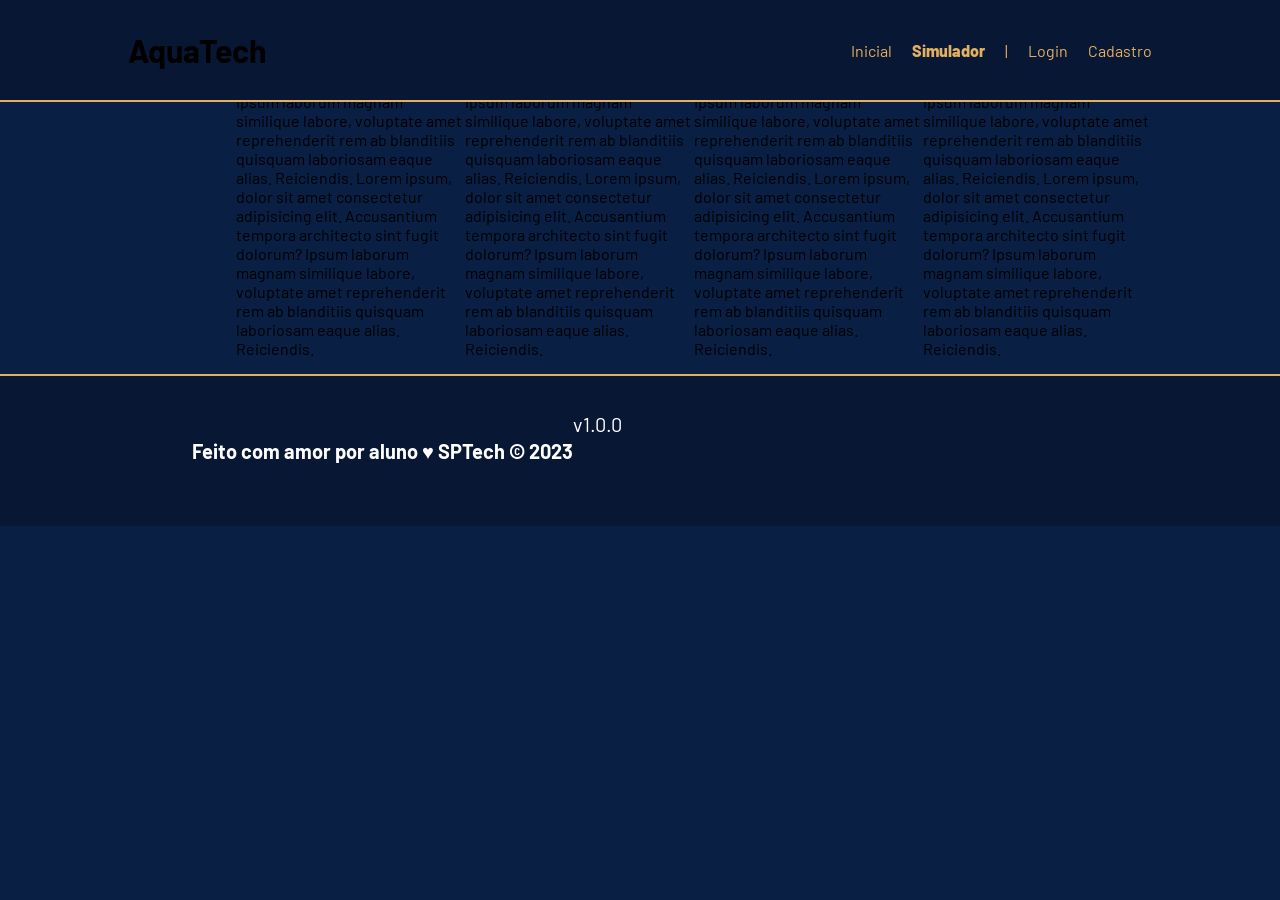
<file: public/simulador.html>
<!DOCTYPE html>
<html lang="pt-br">

<head>
    <meta charset="UTF-8">
    <meta http-equiv="X-UA-Compatible" content="IE=edge">
    <meta name="viewport" content="width=device-width, initial-scale=1.0">

    <title>AquaTech | Simulador</title>

    <script src="./js/sessao.js"></script>

    <link rel="stylesheet" href="./css/estilo.css">
    <link rel="icon" href="./assets/icon/favicon2.ico">
    <link rel="preconnect" href="https://fonts.gstatic.com">
</head>

<body>

    <!--header inicio-->
    <div class="header">
        <div class="container">
            <h1 class="titulo">AquaTech</h1>
            <ul class="navbar">
                <li>
                    <a href="./index.html">Inicial</a>
                </li>
                <li class="agora">Simulador</li>
                <li>|</li>
                <li>
                    <a href="./login.html">Login</a>
                </li>
                <li>
                    <a href="./login.html">Cadastro</a>
                </li>
            </ul>
        </div>
    </div>


    <!-- simulador inicio -->
    <div class="simulador">
        <div class="container">
            <h2>Simulador</h2>
            <p>Lorem ipsum, dolor sit amet consectetur adipisicing elit. Accusantium tempora architecto sint fugit
                dolorum? Ipsum laborum magnam similique labore, voluptate amet reprehenderit rem ab blanditiis quisquam
                laboriosam eaque alias. Reiciendis. Lorem ipsum, dolor sit amet consectetur adipisicing elit.
                Accusantium tempora architecto sint fugit dolorum? Ipsum laborum magnam similique labore, voluptate amet
                reprehenderit rem ab blanditiis quisquam laboriosam eaque alias. Reiciendis.</p>
            <p>Lorem ipsum, dolor sit amet consectetur adipisicing elit. Accusantium tempora architecto sint fugit
                dolorum? Ipsum laborum magnam similique labore, voluptate amet reprehenderit rem ab blanditiis quisquam
                laboriosam eaque alias. Reiciendis. Lorem ipsum, dolor sit amet consectetur adipisicing elit.
                Accusantium tempora architecto sint fugit dolorum? Ipsum laborum magnam similique labore, voluptate amet
                reprehenderit rem ab blanditiis quisquam laboriosam eaque alias. Reiciendis.</p>
            <p>Lorem ipsum, dolor sit amet consectetur adipisicing elit. Accusantium tempora architecto sint fugit
                dolorum? Ipsum laborum magnam similique labore, voluptate amet reprehenderit rem ab blanditiis quisquam
                laboriosam eaque alias. Reiciendis. Lorem ipsum, dolor sit amet consectetur adipisicing elit.
                Accusantium tempora architecto sint fugit dolorum? Ipsum laborum magnam similique labore, voluptate amet
                reprehenderit rem ab blanditiis quisquam laboriosam eaque alias. Reiciendis.</p>
            <p>Lorem ipsum, dolor sit amet consectetur adipisicing elit. Accusantium tempora architecto sint fugit
                dolorum? Ipsum laborum magnam similique labore, voluptate amet reprehenderit rem ab blanditiis quisquam
                laboriosam eaque alias. Reiciendis. Lorem ipsum, dolor sit amet consectetur adipisicing elit.
                Accusantium tempora architecto sint fugit dolorum? Ipsum laborum magnam similique labore, voluptate amet
                reprehenderit rem ab blanditiis quisquam laboriosam eaque alias. Reiciendis.</p>

        </div>
    </div>
    <!-- simulador fim -->

    <!--footer inicio-->
    <div class="footer">
        <div class="container">
            <h4>Feito com amor por aluno &hearts; SPTech &copy; 2023</h4>
            <span class="version">v1.0.0</span>
        </div>
    </div>
    <!--footer fim-->


</body>

</html>
</file>
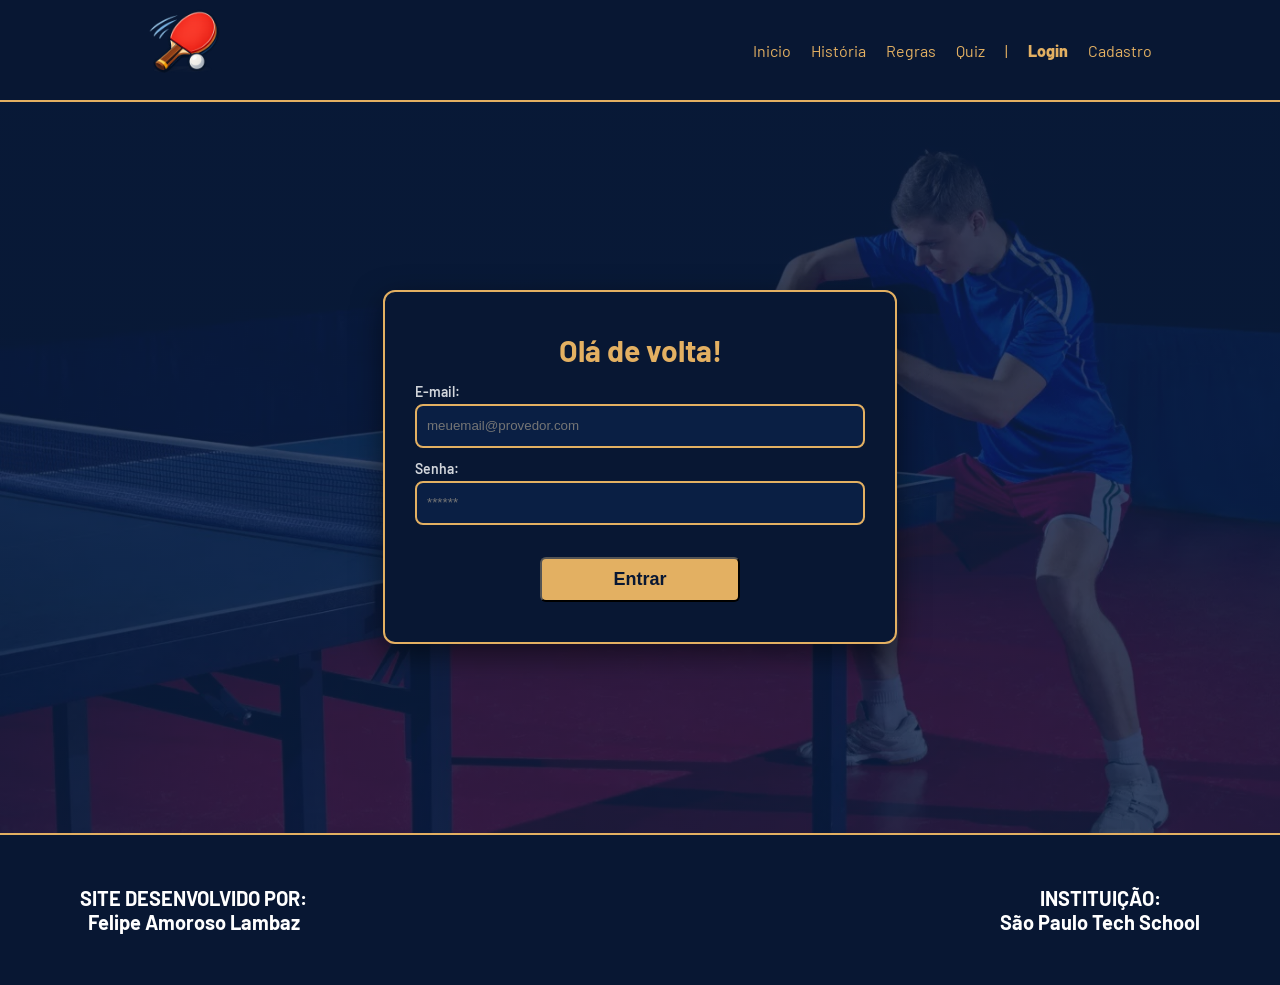
<file: public/dashboard/cards.html>
<!DOCTYPE html>
<html lang="pt-br">

<head>
    <link rel="shortcut icon" href="../assets/icon/favicon2.ico" type="image/x-icon">
    <meta charset="UTF-8">
    <meta http-equiv="X-UA-Compatible" content="IE=edge">
    <meta name="viewport" content="width=device-width, initial-scale=1.0">
    <title>AquaTech | Tempo Real</title>


    <link rel="stylesheet" href="./../css/dashboards.css">
    <link rel="stylesheet" href="./../css/estilo.css" />

    <script src="../js/sessao.js"></script>
    <script src="../js/alerta.js"></script>
    <link rel="preconnect" href="https://fonts.gstatic.com">
    <link
        href="https://fonts.googleapis.com/css2?family=Exo+2:ital,wght@0,100;0,200;0,300;0,400;0,500;0,600;0,700;0,800;0,900;1,100;1,200;1,300;1,400;1,500;1,600;1,700;1,800;1,900&display=swap"
        rel="stylesheet">
</head>

<body onload="validarSessao(), exibirAquarios(),  atualizacaoPeriodica()">

    <div class="janela">

        <div class="header-left dash-header">

            <h1>AquaTech</h1>

            <div class="hello">
                <h3>Olá, <span id="b_usuario">usuário</span>!</h3>
            </div>

            <div class="btn-nav">
                <h3>Aquários</h3>
            </div>

            <div class="btn-nav-white">
                <a href="./dashboard.html">
                    <h3>Gráficos</h3>
                </a>
            </div>

            <div class="btn-nav-white">
                <a href="./mural.html">
                    <h3>Mural de Avisos</h3>
                </a>
            </div>

            <div class="btn-logout" onclick="limparSessao()">
                <h3>Sair</h3>
            </div>

        </div>

        <div class="dash">
            <div id="alerta">
            </div>
            <div class="area-parametros-alerta">
                <p class="titulo-legenda">
                    Legenda - Parâmetros para Alertas
                </p>
                <div class="parametros-alerta">
                    <div class="item-regua perigo-frio">
                        <p>Perigo</p>
                        <p>&lt;=5°C</p>
                    </div>
                    <div class="item-regua alerta-frio">
                        <p>Alerta</p>
                        <p>&lt;=10°C</p>
                    </div>
                    <div class="item-regua ideal">
                        <p>Ideal</p>
                        <p>20°C</p>
                    </div>
                    <div class="item-regua alerta-quente">
                        <p>Alerta</p>
                        <p>&gt;=22°C</p>
                    </div>
                    <div class="item-regua perigo-quente">
                        <p>Perigo</p>
                        <p>&gt;=23°C</p>
                    </div>
                </div>
            </div>

            <div class="cards" id="cardAquarios">

            </div>

        </div>

    </div>

</body>

<script>

    function exibirAquarios() {
        JSON.parse(sessionStorage.AQUARIOS).forEach(item => {
            document.getElementById("cardAquarios").innerHTML += `
                    <div class="card-aquario">
                        <div class="title-aquario">
                            <h1>${item.descricao}</h1>
                        </div>
                        <div class="desc-aquario">
                        <div class="temperatura">
                            <p id="temp_aquario_${item.id}">-°C</p>
                        </div>
                        <div class="cor-alerta" id="card_${item.id}"></div>
                    </div>
                    </div>
                    `
        });
    }

</script>

</html>
</file>
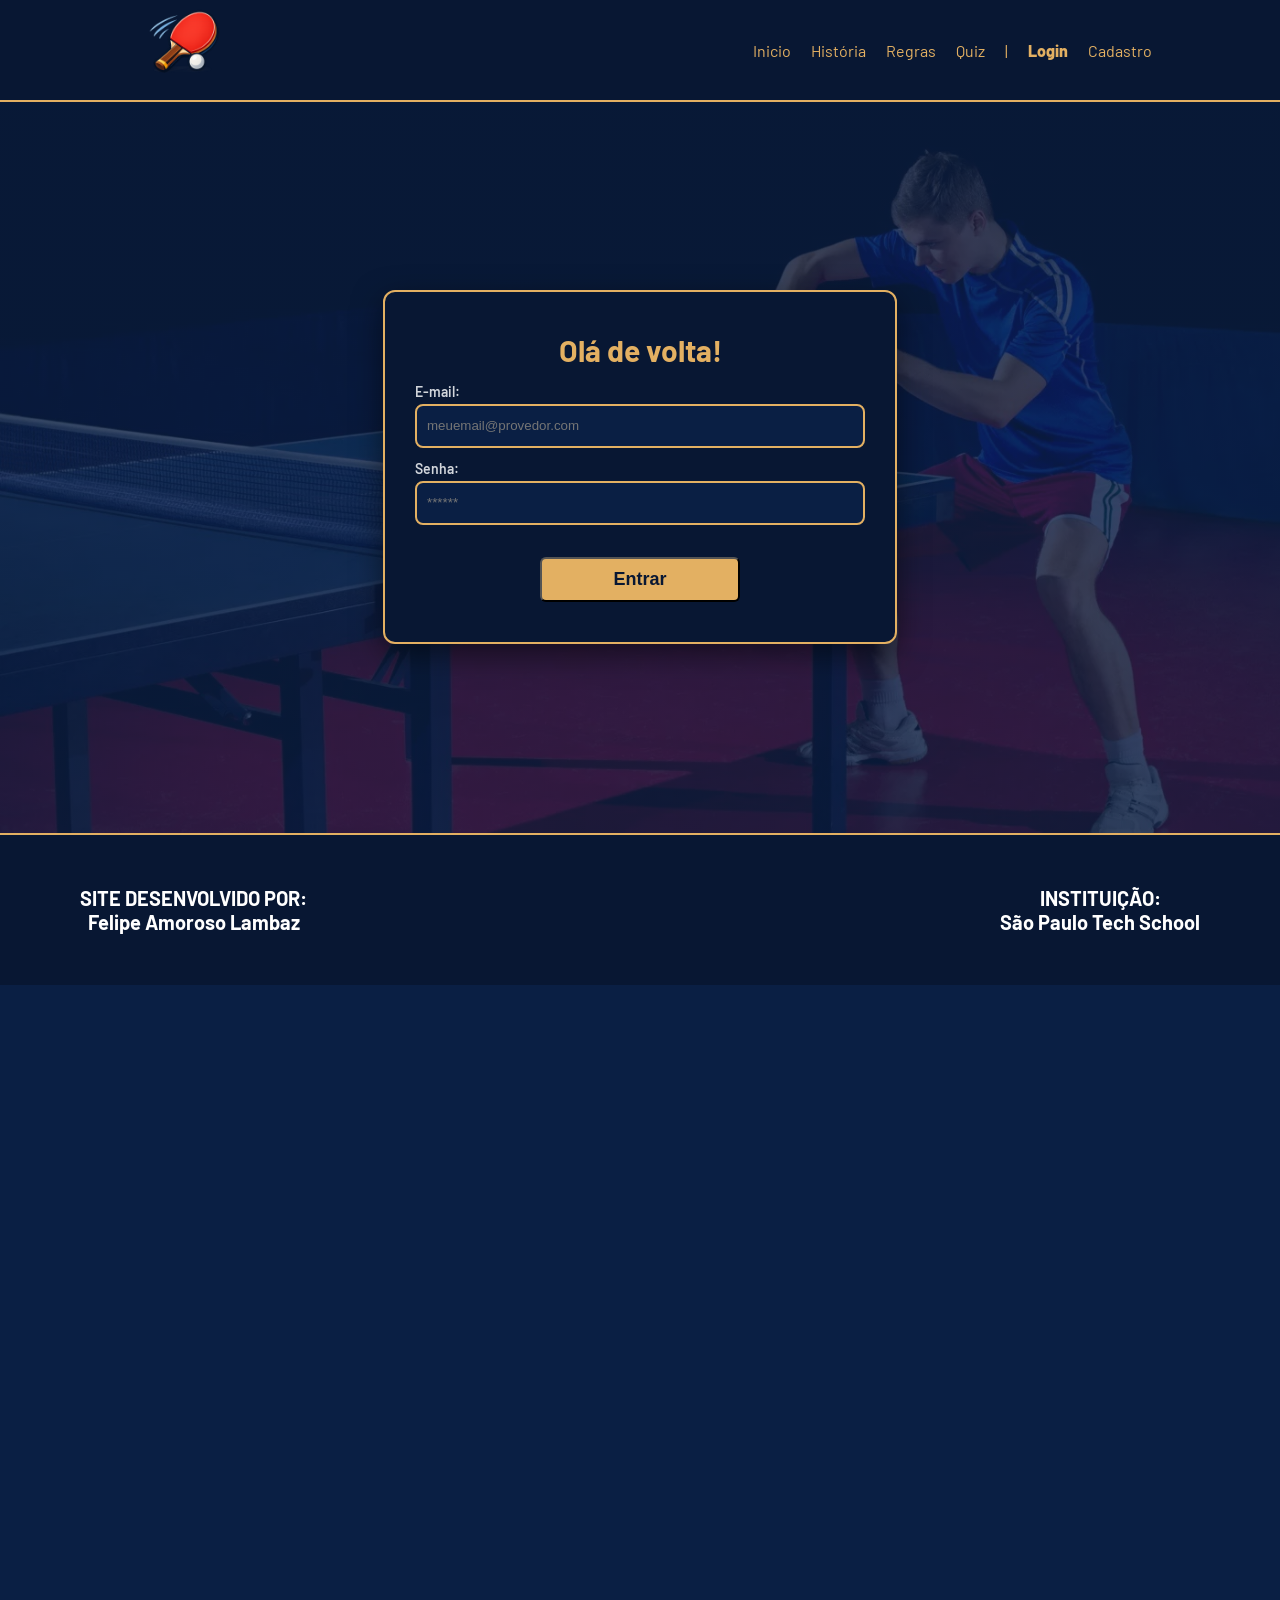
<file: public/dashboard/edicao-aviso.html>
<!DOCTYPE html>
<html lang="pt-br">

<head>
    <link rel="shortcut icon" href="../assets/icon/favicon2.ico" type="image/x-icon">
    <meta charset="UTF-8">
    <meta http-equiv="X-UA-Compatible" content="IE=edge">
    <meta name="viewport" content="width=device-width, initial-scale=1.0">
    <title>AquaTech | Página Inicial</title>

    
    <link rel="stylesheet" href="./../css/dashboards.css">
    <link rel="stylesheet" href="./../css/estilo.css" />
    <script src="../js/sessao.js"></script>

    <link rel="preconnect" href="https://fonts.gstatic.com">
    <link
        href="https://fonts.googleapis.com/css2?family=Exo+2:ital,wght@0,100;0,200;0,300;0,400;0,500;0,600;0,700;0,800;0,900;1,100;1,200;1,300;1,400;1,500;1,600;1,700;1,800;1,900&display=swap"
        rel="stylesheet">
</head>

<body onload="validarSessao(), listarInfosDeUm()" style="background-color: #161618;">
    <!-- <body onload="validarSessao()"> -->

    <div class="janela">


        <div class="header-left">

            <h1>AquaTech</h1>

            <div class="hello">
                <h3>Olá, <span id="b_usuario">usuário</span>!</h3>
            </div>

            <div class="btn-nav-white">
                <a href="cards.html">
                    <h3>Aquários</h3>
                </a>
            </div>

            <div class="btn-nav-white">
                <a href="./dashboard.html">
                    <h3>Gráficos</h3>
                </a>
            </div>

            <div class="btn-nav-white">
                <a href="./mural.html">
                    <h3>Mural de Avisos</h3>
                </a>
            </div>

            <div class="btn-logout" onclick="limparSessao()">
                <h3>Sair</h3>
            </div>

        </div>

        <div class="dash-right">

            <div class="avisos">
                <div class="container">
                    <h1>Editar um aviso</h1>
                    <div class="div-form">
                        <label>
                            ID:
                            <br>
                            <input id="input_id" maxlength="100" type="text" style="color: rgb(196, 196, 196)" disabled>
                        </label>
                        <label>
                            Autor:
                            <br>
                            <input id="input_nome" maxlength="100" type="text" style="color: rgb(196, 196, 196)"
                                disabled>
                        </label>
                        <label>
                            Título:
                            <br>
                            <input id="input_titulo" maxlength="100" type="text" style="color: rgb(196, 196, 196)"
                                disabled>
                        </label>
                        <br>
                        <label>
                            Descrição (máximo de 250 caracteres):
                            <br>
                            <textarea id="textarea_descricao" maxlength="250" rows="5"></textarea>
                        </label>
                        <br>
                        <button onclick="editar()">Editar</button>
                    </div>

                </div>
            </div>
        </div>
    </div>
</body>

</html>

<script>
    function listarInfosDeUm() {
        console.log("Criar função de trazer informações de post escolhido");
    }

    function editar() {
        fetch(`/avisos/editar/${sessionStorage.getItem("ID_POSTAGEM_EDITANDO")}`, {
            method: "PUT",
            headers: {
                "Content-Type": "application/json"
            },
            body: JSON.stringify({
                descricao: textarea_descricao.value
            })
        }).then(function (resposta) {

            if (resposta.ok) {
                window.alert("Post atualizado com sucesso pelo usuario de email: " + sessionStorage.getItem("EMAIL_USUARIO") + "!");
                window.location = "/dashboard/mural.html"
            } else if (resposta.status == 404) {
                window.alert("Deu 404!");
            } else {
                throw ("Houve um erro ao tentar realizar a postagem! Código da resposta: " + resposta.status);
            }
        }).catch(function (resposta) {
            console.log(`#ERRO: ${resposta}`);
        });
    }

</script>
</file>
<file: public/css/estilo.css>
@import url('https://fonts.googleapis.com/css2?family=Barlow:ital,wght@0,100;0,200;0,300;0,400;0,500;0,600;0,700;0,800;0,900;1,100;1,200;1,300;1,400;1,500;1,600;1,700;1,800;1,900&display=swap');

html {
  scroll-behavior: smooth;
}

body {
  margin: 0;
  padding: 0;
  font-family: 'Barlow', 'Segoe UI', Tahoma, Geneva, Verdana, sans-serif;
  background-color: #0a1f44;
}

:root {
  --tamanho-header: 100px;
  --tamanho-banner: calc(90vh - var(--tamanho-header) - var(--tamanho-footer) - 2px);
  --tamanho-login: calc(100vh - var(--tamanho-header) - var(--tamanho-footer) - 2px);
  --tamanho-footer: 65px;
}

.container {
  display: flex;
  width: 80%;
  margin: auto;
}

.logo {
  height: 60px;
  width: auto;
  display: block;
}

.box {
  display: flex;
  align-items: center;
}

.container_bt {
  display: flex;
  align-items: center;
  justify-content: space-between;
  margin: 0;
}

.header {
  position: fixed;
  top: 0;
  left: 0;
  width: 100%;
  height: var(--tamanho-header);
  background-color: #081733;
  border-bottom: 2px solid #e3b062;
  z-index: 1000;
}

.header .container {
  justify-content: space-between;
  align-items: center;
  height: 100%;
}

.header a {
  text-decoration: none;
  color: #e3b062;
}

.agora {
  font-weight: 800;
}

.navbar {
  display: flex;
  align-items: center;
  list-style: none;
  color: #e3b062;
  gap: 20px;
  cursor: pointer;
}

.navbar a:hover {
  color: #ffffff;
}

.header h1 {
  margin: 0;
}

.box img {
  width: 110px;
}

/* BANNER */

.banner {
  height: var(--tamanho-banner);
  color: white;
  background-image: url('../assets/imgs/baner.png');
  background-size: cover;
  background-position: center 30%;
  position: relative;
}

.banner .container {
  display: flex;
  align-items: center;
  height: 100%;
  padding-left: 80px;
  position: relative;
  z-index: 1;
}

.banner::after {
  content: "";
  position: absolute;
  inset: 0;
  background: rgba(10, 31, 68, 0.6);
}

.banner .container p {
  width: 500px;
  font-size: 48px;
  font-weight: 700;
  line-height: 1.2;
}

.banner .container span {
  color: #e3b062;
}

/* FOOTER */

.footer {
  background-color: #081733;
  border-top: 2px solid #e3b062;
  height: 150px;
  color: #fff;
  display: flex;
  justify-content: space-between;
  align-items: center;
  padding: 0 80px;
  font-size: 20px;
}

.footer-container {
  text-align: center;
  font-weight: 700;
  line-height: 1.2;
}

/* HISTORIA */

.titulo_historia {
  color: #e3b062;
  display: flex;
  justify-content: center;
  font-size: 40px;
  font-weight: 700;
}

.toda_historia {
  display: flex;
  align-items: center;
  justify-content: space-between;
  width: 80%;
  margin: 50px auto;
  gap: 40px;
}

.foto_historia img {
  width: 100%;
  max-width: 900px;
  height: auto;
  border-radius: 10px;
}

.textos {
  display: flex;
  flex-direction: column;
  align-items: flex-end;
  text-align: center;
  max-width: 500px;
}

.surgiu {
  font-size: 40px;
  font-weight: 800;
  color: white;
  text-align: center;
}

.historia {
  font-size: 20px;
  margin-top: 10px;
  line-height: 1.6;
  color: #d1d5db;
}

/* DESTAQUES DO BRASIL */

.titulo_destaques {
  color: #e3b062;
  display: flex;
  justify-content: center;
  font-size: 40px;
  font-weight: 700;
}

.destaques_container {
  display: flex;
  justify-content: center;
  gap: 300px;
  margin-top: 50px;
  flex-wrap: wrap;
}

.card_atleta {
  width: 450px;
  text-align: center;
}

.imagem_atletas img {
  width: 100%;
  height: 450px;
  object-fit: cover;
  border-radius: 10px;
}

.texto_atletas h2 {
  color: #e3b062;
  margin-top: 15px;
  font-size: 28px;
}

.texto_atletas p {
  color: #d1d5db;
  font-size: 18px;
  line-height: 1.5;
}

/* REGRAS */

.titulo_regras {
  display: flex;
  justify-content: center;
  margin-top: 140px;
}

.titulo_regras p {
  color: #e3b062;
  font-size: 42px;
  font-weight: 700;
  border-bottom: 3px solid #e3b062;
  padding-bottom: 10px;
}

.regra_container {
  width: 85%;
  margin: auto;
  margin-bottom: 100px;
  display: flex;
  align-items: center;
  justify-content: space-between;
  gap: 60px;
}

/* INVERTE O LADO */

.reverso {
  flex-direction: row-reverse;
}

/* IMAGEM */

.imagens_regra {
  display: flex;
  flex-direction: column;
  gap: 150px;
}

.imagem_regra img {
  width: 500px;
  height: 350px;
  object-fit: cover;
  border-radius: 15px;
  border: 3px solid #e3b062;
}

/* TEXTOS */

.texto_regra {
  max-width: 650px;
}

.texto_regra h2 {
  color: #e3b062;
  font-size: 38px;
  margin-bottom: 20px;
}

.texto_regra h3 {
  color: #e3b062;
  font-size: 24px;
  margin-top: 25px;
  margin-bottom: 10px;
}

.texto_regra p {
  color: #d1d5db;
  font-size: 19px;
  line-height: 1.7;
}

/* LISTAS */

.texto_regra ul {
  padding-left: 25px;
  margin-bottom: 20px;
}

.texto_regra li {
  color: white;
  font-size: 18px;
  line-height: 1.8;
}

.texto_regra li::marker {
  color: #e3b062;
}

/* QUIZ */

#pontuacaoEJogo {
  margin-top: 140px;
  display: flex;
  flex-direction: row;
  justify-content: center;
  align-items: flex-start; 
  gap: 40px; 
  margin-bottom: 80px;
}

/* BOTÃO INICIAR */

#btnIniciarQuiz {
  background-color: #e3b062;
  color: #081733;
  border: none;
  border-radius: 10px;
  padding: 16px 40px;
  font-size: 20px;
  font-weight: 700;
  cursor: pointer;
  transition: 0.3s;
}

#btnIniciarQuiz:hover {
  background-color: white;
  transform: scale(1.05);
}

/* CARD PONTUAÇÃO */

#pontuacao {
  background-color: #081733;
  border: 2px solid #e3b062;
  border-radius: 15px;
  padding: 20px;
  width: 260px; 
  color: white;
  display: flex;
  flex-direction: column;
  gap: 10px;
  font-size: 16px;

  position: sticky; 
  top: 120px; 
}

#pontuacao span {
  display: block;
  line-height: 1.6;
}

#spanCertas,
#spanErradas,
#spanPontuacaoFinal {
  font-weight: bold;
  color: #e3b062;
}

/* CARD QUIZ */

#jogo {
  background-color: #081733;
  border: 2px solid #e3b062;
  border-radius: 15px;
  width: 550px; 
  padding: 25px;
  color: white;
  display: flex;
  flex-direction: column;
  gap: 20px;
  box-shadow: 0 10px 25px rgba(0,0,0,0.4);
}

/* QUESTÃO */

#infoQuestao {
  font-size: 18px;
  color: #e3b062;
  font-weight: 600;
}

#spanQuestaoExibida {
  font-size: 26px;
  font-weight: 700;
  line-height: 1.4;
  color: white;
}

/* TEXTO ALTERNATIVAS */

#infoAlternativas {
  color: #d1d5db;
  font-size: 18px;
}

/* OPÇÕES */

#opcoes {
  display: flex;
  flex-direction: column;
  gap: 18px;
}

#opcoes span {
  background-color: #0a1f44;
  border: 2px solid #e3b062;
  border-radius: 10px;
  padding: 15px;
  transition: 0.3s;
}

#opcoes span:hover {
  background-color: #102b5c;
  transform: translateX(5px);
}

#opcoes input {
  cursor: pointer;
}

#opcoes label {
  margin-left: 10px;
  cursor: pointer;
  font-size: 19px;
}

/* BOTÕES */

#botoes {
  display: flex;
  flex-direction: column;
  gap: 15px;
}

#botoes button {
  background-color: #e3b062;
  color: #081733;
  border: none;
  border-radius: 10px;
  padding: 14px;
  font-size: 18px;
  font-weight: 700;
  cursor: pointer;
  transition: 0.3s;
}

#botoes button:hover {
  background-color: white;
  transform: scale(1.02);
}

#botoes button:disabled {
  opacity: 0.5;
  cursor: not-allowed;
}

/* RESPOSTAS */

.text-success-with-bg {
  background-color: #1f8f4d !important;
  border-color: #1f8f4d !important;
  color: white;
}

.text-danger-with-bg {
  background-color: #c0392b !important;
  border-color: #c0392b !important;
  color: white;
}

.text-warning-with-bg {
  background-color: #f39c12 !important;
  border-color: #f39c12 !important;
  color: white;
}

/* LOGIN */

.login {
  height: var(--tamanho-login);
  background: linear-gradient(rgba(10,31,68,0.8), rgba(10,31,68,0.8)),
              url('../assets/imgs/baner.png');
  background-size: cover;
  background-position: center;
  margin-top: var(--tamanho-header);
}

.login .container {
  display: flex;
  justify-content: center;
  align-items: center;
  height: 100%;
}

/* CARD */

.card {
  width: 100%;
  max-width: 450px;
  background-color: #081733;
  border: 2px solid #e3b062;
  border-radius: 12px;
  display: flex;
  flex-direction: column;
  align-items: center;
  padding: 40px 30px;
  gap: 15px;
  color: white;
  box-shadow: 0 10px 30px rgba(0,0,0,0.5);
}

.card h2 {
  margin: 0;
  font-size: 30px;
  color: #e3b062;
}

/* FORMULÁRIO */

.formulario {
  display: flex;
  flex-direction: column;
  gap: 12px;
  width: 100%;
}

.campo {
  display: flex;
  flex-direction: column;
}

.formulario span {
  font-size: 14px;
  font-weight: 600;
  color: #d1d5db;
  margin-bottom: 4px;
}

/* INPUTS */

.formulario input {
  border: 2px solid #e3b062;
  background-color: #0a1f44;
  color: white;
  border-radius: 8px;
  height: 40px;
  padding: 0 10px;
  transition: 0.3s;
}

.formulario input:focus {
  outline: none;
  border-color: #ffffff;
  box-shadow: 0 0 5px #e3b062;
}

/* SELECT */

.formulario select {
  border: 2px solid #e3b062;
  background-color: #0a1f44;
  color: white;
  height: 40px;
  border-radius: 8px;
}

/* BOTÃO */

.botao {
  cursor: pointer;
  border-radius: 6px;
  font-weight: 700;
  font-size: 18px;
  color: #081733;
  background-color: #e3b062;
  width: 100%;
  max-width: 200px;
  height: 45px;
  margin-top: 20px;
  transition: 0.3s;
  align-self: center;
}

.botao:hover {
  background-color: #ffffff;
  transform: scale(1.05);
}

/* LOADING */

.loading-div {
  width: 50px;
  margin: auto;
  display: none;
}

.loading-div img {
  width: 50px;
  height: 50px;
}

/* ERROS */

.alerta_erro {
  display: flex;
  justify-content: flex-end;
}

.card_erro {
  display: none;
  background-color: #e3b062;
  color: #081733;
  width: 230px;
  position: fixed;
  border-radius: 6px;
  padding: 10px;
  margin-right: 10%;
  font-weight: 600;
}

.card_erro #mensagem_erro {
  font-size: 16px;
}

#div_erros_login {
  display: none;
}
</file>
<file: public/css/dashboards.css>
.dashboard {
  margin-top: 120px;
  text-align: center;
  color: white;
}

/* TITULO */
.dashboard h2 {
  color: #e3b062;
  margin-bottom: 30px;
}

/* INDICADORES */
.indicadores {
  display: flex;
  justify-content: center;
  gap: 50px;
}

.card {
  background-color: rgba(10, 31, 68, 0.9);
  border: 2px solid #e3b062;
  border-radius: 12px;
  padding: 30px;
  width: 220px; 
}

.card h4 {
  color: #e3b062;
  margin-bottom: 15px;
  font-size: 20px; 
}

.card p {
  font-size: 55px; 
  margin: 0;
}

/* INFO EXTRA */
.extras {
  margin-top: 25px;
}

.extras p {
  font-size: 20px;
  margin: 5px;
}

/* GRÁFICO */
.grafico {
  margin: 50px auto;
  width: 320px; 
}
</file>
